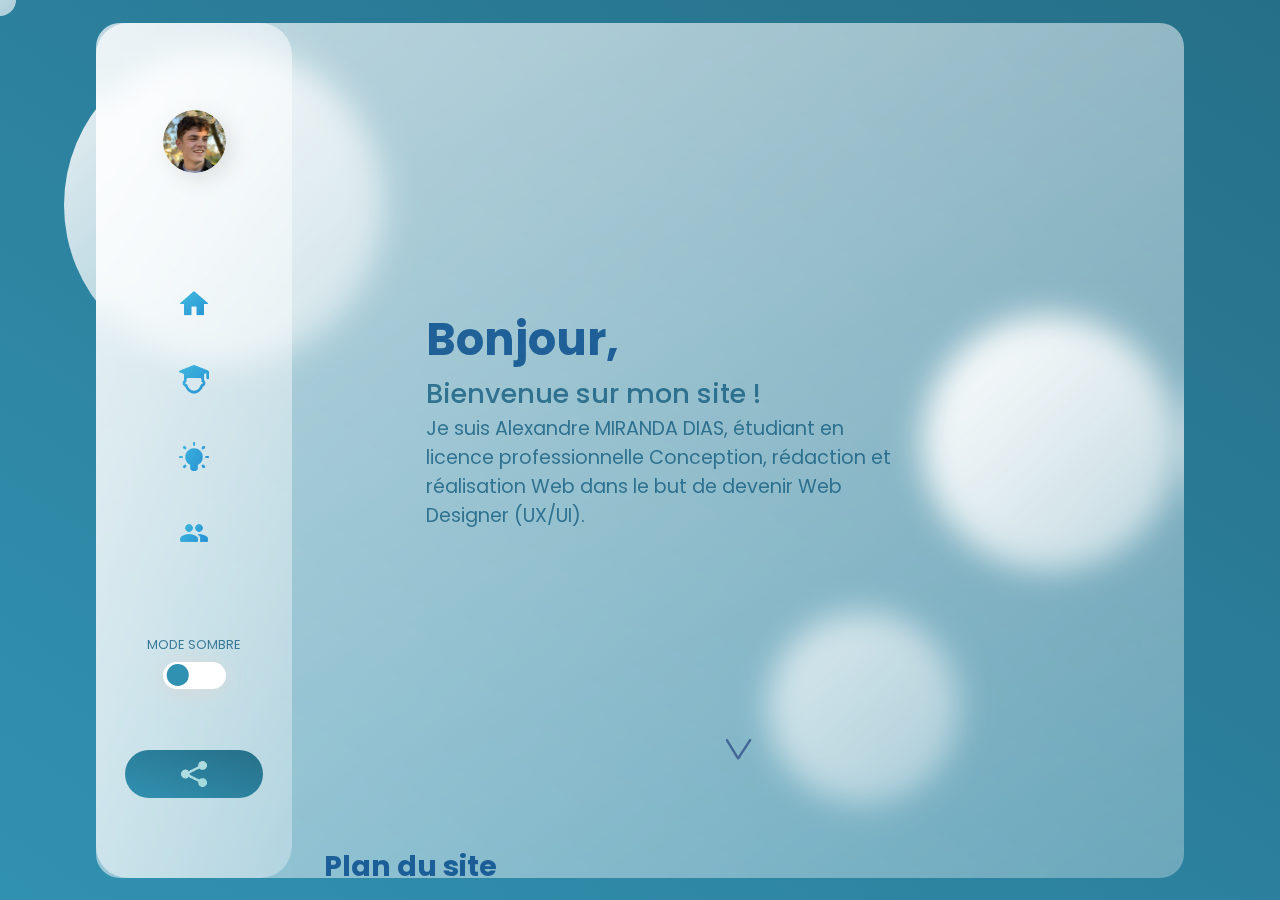
<file: index.html>
<!DOCTYPE html>
<html lang="fr">

<head>
    <meta charset="UTF-8">
    <meta name="viewport" content="width=device-width">
    <title>Accueil - Portfolio d'Alexandre Miranda Dias</title>
    <link rel="shortcut icon" type="image/png" href="./data/icons/icon.png" />
    <link rel="apple-touch-icon" href="./data/icons/icon.png" />
    <link rel="preconnect" href="https://fonts.gstatic.com">
    <link href="https://fonts.googleapis.com/css2?family=Poppins:wght@400;500;600;700&display=swap" rel="stylesheet">
    <link rel="stylesheet" href="css/stylehome.css">
    <meta name="theme-color" content="#266f88">
</head>

<body>
    <div class="loader-wrapper">
        <span class="loader"></span>
    </div>
    <div class="cursor"></div>
    
    <main class="main">
        <div id="msglandscape">
            <p>Merci de tourner votre téléphone en mode portrait.</p>
        </div>
        <section class="glass">
            <div id="menuToggle">
                <input type="checkbox" />
                <span></span>
                <span></span>
                <span></span>
                <ul id="menu">
                    <div class="user">
                        <img src="data/avatarrond.png" alt="avatar" class="avatar">
                        <h3>Alexandre Miranda Dias</h3>
                        <p>Webdesigner en formation universitaire</p>
                    </div>
                    <nav class="links">
                        <a href="index">
                            <div class="link">
                                <img src="data/icons/home.png" alt="homeicon">
                                <h2>Accueil</h2>
                            </div>
                        </a>
                        <a href="course">
                            <div class="link">
                                <img src="data/icons/student.png" alt="courseicon">
                                <h2>Parcours</h2>
                            </div>
                        </a>
                        <a href="projects">
                            <div class="link">
                                <img src="data/icons/ideas.png" alt="projectsicon">
                                <h2>Projets</h2>
                            </div>
                        </a>
                        <a href="contact">
                            <div class="link">
                                <img src="data/icons/contact.png" alt="contacticon">
                                <h2>Contact</h2>
                            </div>
                        </a>


                        <div class="socialicons">
                            <a href="https://twitter.com/alexmirandadias"><img src="data/icons/twitter.png" alt="twitter"></a>
                            <a href="http://www.linkedin.com/in/alexandremd/"><img src="data/icons/linkedin.png" alt="linkedin"></a>
                            <a href="https://www.behance.net/alexandremirandadias"><img src="data/icons/behance.png" alt="behance"></a>
                            <a href="https://github.com/alexandremrnd"><img src="data/icons/github.png" alt="github"></a>
                            <img src="data/icons/smallsocialicon.png" id="smallsocialicon">
                        </div>
                        <div class="darkmodeswitchmobile">
                            <p id="switchtext">MODE SOMBRE</p>
                            <div class="toggle-btn" id="_1st-toggle-btn">
                                <input type="checkbox" name="switchDLmode" id="switchDLbuttonmobile" onclick="switchDLFunctionHome()">
                                <span></span>
                            </div>
                        </div>
                    </nav>

                </ul>

            </div>
            <div class="dashboard">
                <div class="user">
                    <img src="data/avatarrond.png" alt="avatar" class="avatar">
                    <h3>Alexandre Miranda Dias</h3>
                    <p>Webdesigner en formation universitaire</p>
                </div>
                <nav class="links">
                    <a href="index">
                        <div class="link">
                            <img src="data/icons/home.png" alt="homeicon">
                            <h2>Accueil</h2>
                        </div>
                    </a>
                    <a href="course">
                        <div class="link">
                            <img src="data/icons/student.png" alt="courseicon">
                            <h2>Parcours</h2>
                        </div>
                    </a>
                    <a href="projects">
                        <div class="link">
                            <img src="data/icons/ideas.png" alt="projectsicon">
                            <h2>Projets</h2>
                        </div>
                    </a>
                    <a href="contact">
                        <div class="link">
                            <img src="data/icons/contact.png" alt="contacticon">
                            <h2>Contact</h2>
                        </div>
                    </a>
                </nav>
                <p id="switchtext">MODE SOMBRE</p>
                <div class="toggle-btn" id="_1st-toggle-btn">
                    <input type="checkbox" name="switchDLmode" id="switchDLbutton" onclick="switchDLFunctionHome()">
                    <span></span>
                </div>
                <div class="socialicons">
                    <a href="https://twitter.com/alexmirandadias"><img src="data/icons/twitter.png" alt="twitter"></a>
                    <a href="http://www.linkedin.com/in/alexandremd/"><img src="data/icons/linkedin.png" alt="linkedin"></a>
                    <a href="https://www.behance.net/alexandremirandadias"><img src="data/icons/behance.png" alt="behance"></a>
                    <a href="https://github.com/alexandremrnd"><img src="data/icons/github.png" alt="github"></a>
                    <img src="data/icons/smallsocialicon.png" id="smallsocialicon">
                </div>
            </div>
            <div class="informations">
                <div class="part1">
                    <div class="titleblock">
                        <h1>Bonjour,</h1>
                        <h2>Bienvenue sur mon site !</h2>
                        <p>Je suis Alexandre MIRANDA DIAS, étudiant en licence professionnelle Conception, rédaction et réalisation Web dans le but de devenir Web Designer (UX/UI).</p>
                    </div>
                    <img src="data/icons/arrow-right-blue.png" alt="" class="arrow">
                    
                </div>
                <div class="part2">
                    <div class="titleblock">
                        <h1>Plan du site</h1>
                        <p>Ce site se découpe principalement en trois parties :</p>
                    </div>
                    <div class="groupofblocks1">
                        <div class="block1">
                            <img src="data/icons/home.png" alt="homeicon">
                            <h1>Accueil</h1>
                            <p>Vous êtes actuellement sur cette page où vous trouverez, à la suite de la présentation de ce site, une présentation de son créateur.</p>
                            <a href="#" class="button">En savoir plus</a>
                        </div>
                        <div class="block2">
                            <img src="data/icons/student.png" alt="courseicon">
                            <h1>Parcours</h1>
                            <p>Vous trouverez un récapitulatif de mon cursus scolaire et universitaire jusqu'à maintenant, accompagné de mon CV téléchargeable.</p>
                            <a href="./course" class="button">En savoir plus</a>
                        </div>
                        <div class="block3">
                            <img src="data/icons/ideas.png" alt="projectsicon">
                            <h1>Projets</h1>
                            <p>Cette rubrique recense tous les projets que j'ai pu créer au cours de mes années universitaires, mais également mes projets personnels.</p>
                            <a href="./projects" class="button">En savoir plus</a>
                        </div>
                    </div>
                </div>
                <div class="part3">
                    <div class="titleblock">
                        <h1>À propos</h1>
                        <p>Découvrez qui se cache derrière ce site</p>
                    </div>
                    <div class="groupofblocks1">
                        <img src="data/avatar2.png" alt="imgaboutme">
                        <p> Comme vous l'avez vu précédemment, je m'appelle Alexandre. En explorant l'informatique grâce à mon <a href="./course">cursus</a> scolaire et universitaire, j'ai pu découvrir le monde du web en réalisant notamment divers <a href="./projects">projets</a>                            universitaires et personnels. Ces deux passions sont la conséquence de mes traits de personnalité : je suis plutôt créatif dans la vie de tous les jours, ce qui m'aide dans l'exploration de nouveautés dans le domaine du design.
                            C'est le cas avec ce site, où j'ai souhaité m'inspirer d'une fenêtre d'application pour en faire un site web fonctionnel et animé.
                        </p>
                    </div>
                </div>
                <div class="part4">
                    <img src="./data/icons/contact.png">
                    <div class="textblock1">
                        <h1>Une question ?</h1>
                        <p>Rendez-vous dans la rubrique <a href="./contact">Contact</a></p>
                    </div>
                </div>
            </div>
        </section>
    </main>
    <!--Mobile menu-->

    <!--Background circles-->
    <div class="circle1"></div>
    <div class="circle2"></div>
    <div class="circle3"></div>
    <script src='./js/script.js'></script>
    <script src='./js/home.js'></script>

</body>

</html>
</file>
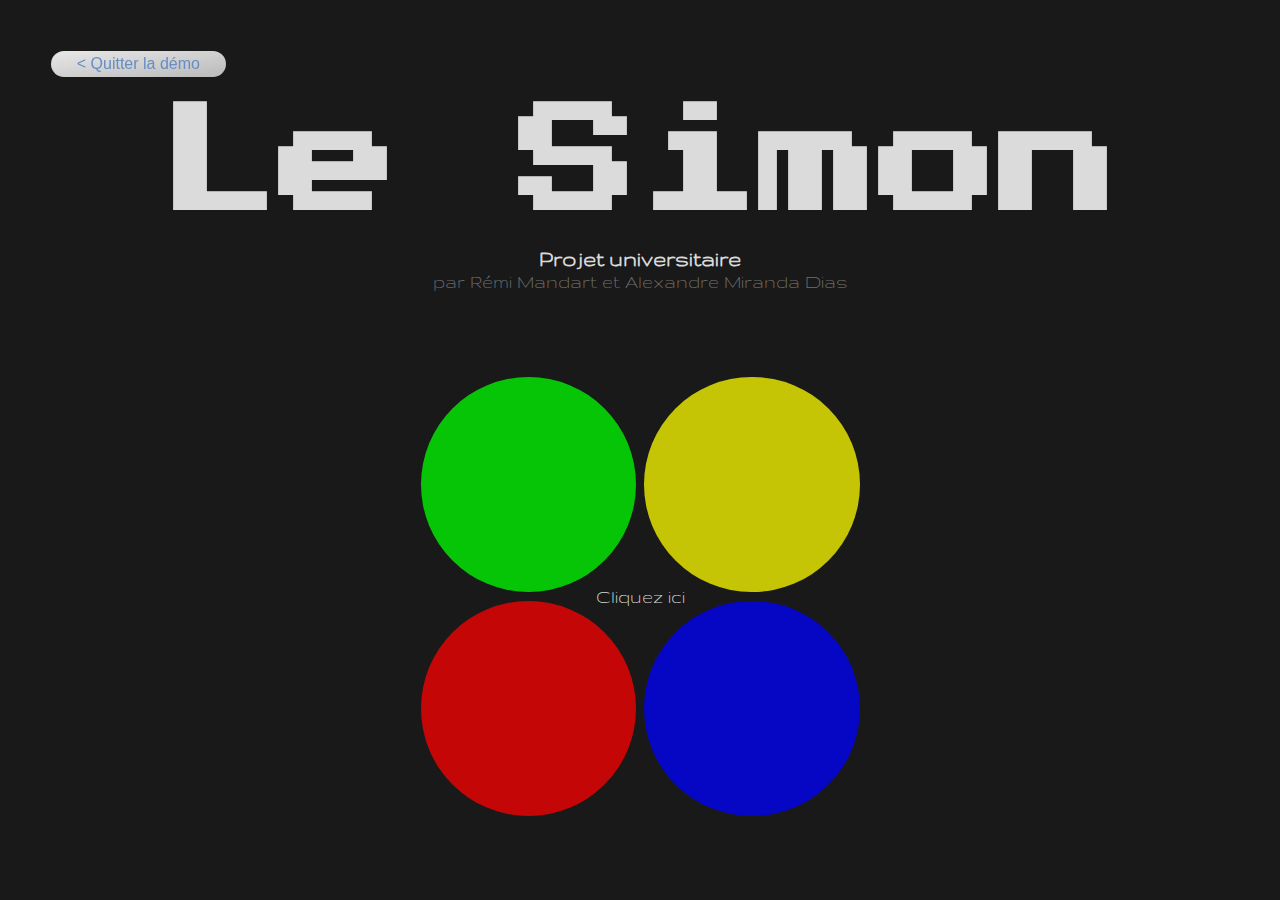
<file: projects-list/jeu-simon-js-demo/index.html>
<!DOCTYPE html>
<html lang="en">
<head>
    <meta charset="UTF-8">
    <meta name="viewport" content="width=device-width, initial-scale=1.0">
    <meta http-equiv="X-UA-Compatible" content="ie=edge">
    <link href="style.css" rel="stylesheet">
    <link rel="preconnect" href="https://fonts.gstatic.com">
    <link href="https://fonts.googleapis.com/css2?family=Gruppo&family=Press+Start+2P&display=swap" rel="stylesheet">

    <title>Le Simon</title>
</head>
<body>
    <header>
        <a href="../../projects-list/jeu-simon-js" class="gobackbutton">
            < Quitter la démo</a>
        <h1>Le Simon</h1>
        <h3>Projet universitaire</h3>
        <p>par Rémi Mandart et Alexandre Miranda Dias</p>
    </header>

    <div class="back">
        <div class="pad shape1" data-pad="1">
            <audio preload="auto" class="sound1">
                <source src="./mp3/sounds_01.mp3" type="audio/mpeg">
            </audio>
        </div>
        <div class="pad shape2" data-pad="2">
            <audio preload="auto" class="sound2">
                <source src="./mp3/sounds_02.mp3" type="audio/mpeg">
            </audio>
        </div>
        <div class="pad shape3" data-pad="3">
            <audio preload="auto" class="sound3">
                <source src="./mp3/sounds_03.mp3" type="audio/mpeg">
            </audio>
        </div>
        <div class="pad shape4" data-pad="4">
            <audio preload="auto" class="sound4">
                <source src="./mp3/sounds_04.mp3" type="audio/mpeg">
            </audio>
        </div>
        <div class="circle">
            <div class="level">Level</div>
        </div>
    </div>

    <audio preload="auto" class="failsound">
        <source src="./mp3/failsound.mp3" type="audio/mpeg">
    </audio>

    <script src="https://code.jquery.com/jquery-3.6.0.js"></script>
    <script src="script.js"></script>
</body>
</html>
</file>
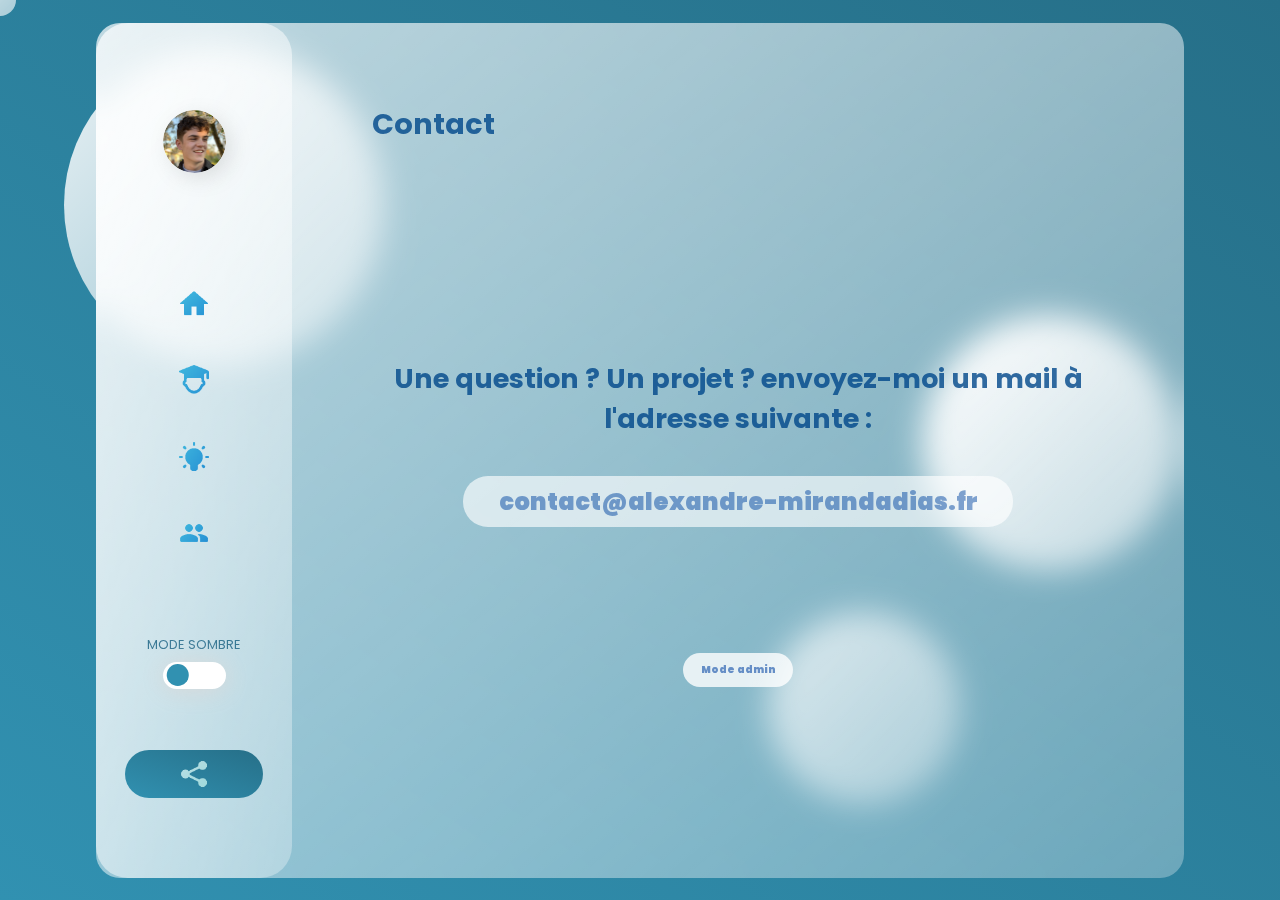
<file: contact.html>
<!DOCTYPE html>
<html lang="fr">

<head>
    <meta charset="UTF-8">
    <meta name="viewport" content="width=device-width">
    <title>Contact - Portfolio d'Alexandre Miranda Dias</title>
    <link rel="shortcut icon" type="image/png" href="./data/icons/icon.png" />
    <link rel="apple-touch-icon" href="./data/icons/icon.png" />
    <link rel="preconnect" href="https://fonts.gstatic.com">
    <link href="https://fonts.googleapis.com/css2?family=Poppins:wght@400;500;600;700&display=swap" rel="stylesheet">
    <link rel="stylesheet" href="css/stylecontact.css">
</head>

<body>
    <div class="loader-wrapper">
        <span class="loader"></span>
    </div>
    <div class="cursor"></div>
    <main class="main">

        <section class="glass">
            <div id="menuToggle">
                <input type="checkbox" />
                <span></span>
                <span></span>
                <span></span>
                <ul id="menu">
                    <div class="user">
                        <img src="data/avatarrond.png" alt="avatar" class="avatar">
                        <h3>Alexandre Miranda Dias</h3>
                        <p>Webdesigner en formation universitaire</p>
                    </div>
                    <nav class="links">
                        <a href="index">
                            <div class="link">
                                <img src="data/icons/home.png" alt="homeicon">
                                <h2>Accueil</h2>
                            </div>
                        </a>
                        <a href="course">
                            <div class="link">
                                <img src="data/icons/student.png" alt="courseicon">
                                <h2>Parcours</h2>
                            </div>
                        </a>
                        <a href="projects">
                            <div class="link">
                                <img src="data/icons/ideas.png" alt="projectsicon">
                                <h2>Projets</h2>
                            </div>
                        </a>
                        <a href="contact">
                            <div class="link">
                                <img src="data/icons/contact.png" alt="contacticon">
                                <h2>Contact</h2>
                            </div>
                        </a>
                        <div class="socialicons">
                            <a href="https://twitter.com/alexmirandadias"><img src="data/icons/twitter.png" alt="twitter"></a>
                            <a href="http://www.linkedin.com/in/alexandremd/"><img src="data/icons/linkedin.png" alt="linkedin"></a>
                            <a href="https://www.behance.net/alexandremirandadias"><img src="data/icons/behance.png" alt="behance"></a>
                            <a href="https://github.com/alexandremrnd"><img src="data/icons/github.png" alt="github"></a>
                            <img src="data/icons/smallsocialicon.png" id="smallsocialicon">
                        </div>
                        <div class="darkmodeswitchmobile">
                            <p id="switchtext">MODE SOMBRE</p>
                            <div class="toggle-btn" id="_1st-toggle-btn">
                                <input type="checkbox" name="switchDLmode" id="switchDLbuttonmobile" onclick="switchDLFunction()">
                                <span></span>
                            </div>
                        </div>
                    </nav>
                </ul>
            </div>
            <div class="dashboard">
                <div class="user">
                    <img src="data/avatarrond.png" alt="avatar" class="avatar">
                    <h3>Alexandre Miranda Dias</h3>
                    <p>Web designer en formation universitaire</p>
                </div>
                <div class="links">
                    <a href="index">
                        <div class="link">
                            <img src="data/icons/home.png" alt="homeicon">
                            <h2>Accueil</h2>
                        </div>
                    </a>
                    <a href="course">
                        <div class="link">
                            <img src="data/icons/student.png" alt="courseicon">
                            <h2>Parcours</h2>
                        </div>
                    </a>
                    <a href="projects">
                        <div class="link">
                            <img src="data/icons/ideas.png" alt="projectsicon">
                            <h2>Projets</h2>
                        </div>
                    </a>
                    <a href="contact">
                        <div class="link">
                            <img src="data/icons/contact.png" alt="contacticon">
                            <h2>Contact</h2>
                        </div>
                    </a>
                </div>
                <p id="switchtext">MODE SOMBRE</p>
                <div class="toggle-btn" id="_1st-toggle-btn">
                    <input type="checkbox" name="switchDLmode" id="switchDLbutton" onclick="switchDLFunction()">
                    <span></span>
                </div>
                <div class="socialicons">
                    <a href="https://twitter.com/alexmirandadias"><img src="data/icons/twitter.png" alt="twitter"></a>
                    <a href="http://www.linkedin.com/in/alexandremd/"><img src="data/icons/linkedin.png" alt="linkedin"></a>
                    <a href="https://www.behance.net/alexandremirandadias"><img src="data/icons/behance.png" alt="behance"></a>
                    <a href="https://github.com/alexandremrnd"><img src="data/icons/github.png" alt="github"></a>
                    <img src="data/icons/smallsocialicon.png" id="smallsocialicon">
                </div>
            </div>
            <!-- Partie à modifier -->
            <div class="informations">
                <div class="titleblock">
                    <h1>Contact</h1>
                </div>
                <div class="contactme">
                    <h1>Une question ? Un projet ? envoyez-moi un mail à l'adresse suivante :</h1>
                    <h2><a href="mailto:contact@alexandre-mirandadias.fr?subject=Contact depuis le site&body=Votre message :" class="mailbutton">contact@alexandre-mirandadias.fr</a></h2>
                </div>
                <div class="adminzone">
                    <a href="admin" class="adminbutton">Mode admin</a>
                </div>

            </div>
        </section>
    </main>
    <div class="circle1"></div>
    <div class="circle2"></div>
    <div class="circle3"></div>
    <script src='./js/contact.js'></script>
    <script src='./js/script.js'></script>
</body>

</html>
</file>
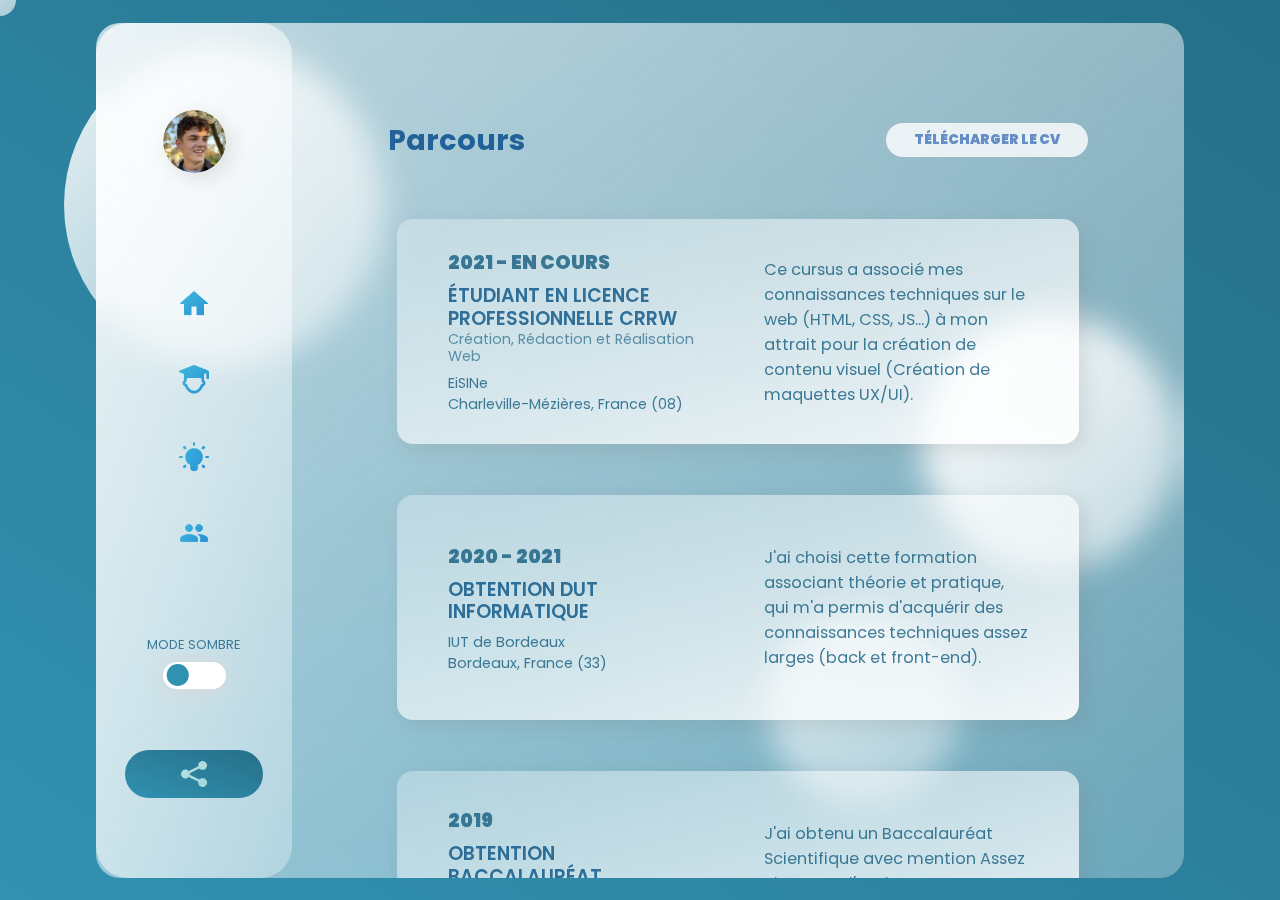
<file: course.html>
<!DOCTYPE html>
<html lang="fr">

<head>
    <meta charset="UTF-8">
    <meta name="viewport" content="width=device-width">
    <title>Parcours - Portfolio d'Alexandre Miranda Dias</title>
    <link rel="shortcut icon" type="image/png" href="./data/icons/icon.png" />
    <link rel="apple-touch-icon" href="./data/icons/icon.png" />
    <link rel="preconnect" href="https://fonts.gstatic.com">
    <link href="https://fonts.googleapis.com/css2?family=Poppins:wght@400;500;600;700&display=swap" rel="stylesheet">
    <link rel="stylesheet" href="css/stylecourse.css">
</head>

<body>
    <div class="loader-wrapper">
        <span class="loader"></span>
    </div>
    <div class="cursor"></div>
    <main class="main">
        <section class="glass">
            <div id="menuToggle">
                <input type="checkbox" />
                <span></span>
                <span></span>
                <span></span>
                <ul id="menu">
                    <div class="user">
                        <img src="data/avatarrond.png" alt="avatar" class="avatar">
                        <h3>Alexandre Miranda Dias</h3>
                        <p>Webdesigner en formation universitaire</p>
                    </div>
                    <nav class="links">
                        <a href="index">
                            <div class="link">
                                <img src="data/icons/home.png" alt="homeicon">
                                <h2>Accueil</h2>
                            </div>
                        </a>
                        <a href="course">
                            <div class="link">
                                <img src="data/icons/student.png" alt="courseicon">
                                <h2>Parcours</h2>
                            </div>
                        </a>
                        <a href="projects">
                            <div class="link">
                                <img src="data/icons/ideas.png" alt="projectsicon">
                                <h2>Projets</h2>
                            </div>
                        </a>
                        <a href="contact">
                            <div class="link">
                                <img src="data/icons/contact.png" alt="contacticon">
                                <h2>Contact</h2>
                            </div>
                        </a>
                        <div class="socialicons">
                            <a href="https://twitter.com/alexmirandadias"><img src="data/icons/twitter.png" alt="twitter"></a>
                            <a href="http://www.linkedin.com/in/alexandremd/"><img src="data/icons/linkedin.png" alt="linkedin"></a>
                            <a href="https://www.behance.net/alexandremirandadias"><img src="data/icons/behance.png" alt="behance"></a>
                            <a href="https://github.com/alexandremrnd"><img src="data/icons/github.png" alt="github"></a>
                            <img src="data/icons/smallsocialicon.png" id="smallsocialicon">
                        </div>
                        <div class="darkmodeswitchmobile">
                            <p id="switchtext">MODE SOMBRE</p>
                            <div class="toggle-btn" id="_1st-toggle-btn">
                                <input type="checkbox" name="switchDLmode" id="switchDLbuttonmobile" onclick="switchDLFunctionCourse()">
                                <span></span>
                            </div>
                        </div>
                    </nav>
                </ul>
            </div>
            <div class="dashboard">
                <div class="user">
                    <img src="data/avatarrond.png" alt="avatar" class="avatar">
                    <h3>Alexandre Miranda Dias</h3>
                    <p>Web designer en formation universitaire</p>
                </div>
                <div class="links">
                    <a href="index">
                        <div class="link">
                            <img src="data/icons/home.png" alt="homeicon">
                            <h2>Accueil</h2>
                        </div>
                    </a>
                    <a href="course">
                        <div class="link">
                            <img src="data/icons/student.png" alt="courseicon">
                            <h2>Parcours</h2>
                        </div>
                    </a>
                    <a href="projects">
                        <div class="link">
                            <img src="data/icons/ideas.png" alt="projectsicon">
                            <h2>Projets</h2>
                        </div>
                    </a>
                    <a href="contact">
                        <div class="link">
                            <img src="data/icons/contact.png" alt="contacticon">
                            <h2>Contact</h2>
                        </div>
                    </a>
                </div>
                <p id="switchtext">MODE SOMBRE</p>
                <div class="toggle-btn" id="_1st-toggle-btn">
                    <input type="checkbox" name="switchDLmode" id="switchDLbutton" onclick="switchDLFunctionCourse()">
                    <span></span>
                </div>
                <div class="socialicons">
                    <a href="https://twitter.com/alexmirandadias"><img src="data/icons/twitter.png" alt="twitter"></a>
                    <a href="http://www.linkedin.com/in/alexandremd/"><img src="data/icons/linkedin.png" alt="linkedin"></a>
                    <a href="https://www.behance.net/alexandremirandadias"><img src="data/icons/behance.png" alt="behance"></a>
                    <a href="https://github.com/alexandremrnd"><img src="data/icons/github.png" alt="github"></a>
                    <img src="data/icons/smallsocialicon.png" id="smallsocialicon">
                </div>
            </div>
            <!-- Partie à modifier -->
            <div class="informations">
                <div class="part1">
                    <div class="titleblock">
                        <h1>Parcours</h1>
                        <a href="/data/cv.pdf" download="CV-MIRANDADIAS" class="cvbutton">TÉLÉCHARGER LE CV</a>
                    </div>
                    <div class="cards">
                        <div class="card">
                            <div class="card-left">
                                <h2>2021 - EN COURS</h2>
                                <h3>ÉTUDIANT EN LICENCE PROFESSIONNELLE CRRW
                                    <p>Création, Rédaction et Réalisation Web</p>
                                </h3>
                                <p>EiSINe</p>
                                <p>Charleville-Mézières, France (08)</p>
                            </div>
                            <div class="card-right">
                                <p>Ce cursus a associé mes connaissances techniques sur le web (HTML, CSS, JS...) à mon attrait pour la création de contenu visuel (Création de maquettes UX/UI).</p>
                            </div>
                        </div>
                        <div class="card">
                            <div class="card-left">
                                <h2>2020 - 2021</h2>
                                <h3>OBTENTION DUT INFORMATIQUE</h3>
                                <p>IUT de Bordeaux</p>
                                <p>Bordeaux, France (33)</p>
                            </div>
                            <div class="card-right">
                                <p>J'ai choisi cette formation associant théorie et pratique, qui m'a permis d'acquérir des connaissances techniques assez larges (back et front-end).</p>
                            </div>
                        </div>
                        <div class="card">
                            <div class="card-left">
                                <h2>2019</h2>
                                <h3>OBTENTION BACCALAURÉAT SCIENTIFIQUE</h3>
                                <p>Lycée Vaclav Havel</p>
                                <p>Bègles, France (33)</p>
                            </div>
                            <div class="card-right">
                                <p>J'ai obtenu un Baccalauréat Scientifique avec mention Assez Bien, avec l'option ISN (informatique et sciences du numérique). </p>
                            </div>
                        </div>
                    </div>
                </div>
                <div class="part2">
                    <div class="titleblock">
                        <h1>Stack technique</h1>
                    </div>
                    <img src="./data/skills.png" alt="skills" id="skillslandscape">
                    <img src="./data/skills_portrait.png" alt="skills" id="skillsportrait">
                </div>
                <div class="part3">
                    <div class="titleblock">
                        <h1>Expériences professionnelles</h1>
                    </div>
                    <div class="cards">
                        <div class="card">
                            <div class="card-left">
                                <h2>2021</h2>
                                <h3>STAGE - CRÉATION D'UN SITE WEB</h3>
                                <p>J3Conseil</p>
                                <p>Gradignan, France (33)</p>
                            </div>
                            <div class="card-right">
                                <p>Durant ce stage, j'ai pu créer 3 sites web, du contenu print et digital mais également gérer la partie réseau (noms de domaines, redirections,...).</p>
                            </div>
                        </div>
                        <div class="card">
                            <div class="card-left">
                                <h2>2018 - 2020</h2>
                                <h3>HÔTE DE CAISSE ET PRÉPARATEUR DE COMMANDES</h3>
                                <p>Super U</p>
                                <p>Lacanau, France (33)</p>
                            </div>
                            <div class="card-right">
                                <p>Au sein d'un supermarché, j'ai pu accueillir et encaisser les clients. J'ai également préparé les commandes du service "drive". </p>
                            </div>
                        </div>
                        <div class="card">
                            <div class="card-left">
                                <h2>2016 - 2019</h2>
                                <h3>COURS D'INFORMATIQUE DE BASE</h3>
                                <p>Particuliers</p>
                                <p>Bordeaux, France (33)</p>
                            </div>
                            <div class="card-right">
                                <p>Cours sur les bases d'un ordinateur, les actions courantes (gestion de fichiers, de stockage,...) à des personnes âgées. Cours de montage vidéo également. </p>
                            </div>
                        </div>
                        <div class="card">
                            <div class="card-left">
                                <h2>2015</h2>
                                <h3>STAGE DÉCOUVERTE DU MILEU PROFESSIONNEL</h3>
                                <p>AssistMicro</p>
                                <p>Bordeaux, France (33)</p>
                            </div>
                            <div class="card-right">
                                <p>Au sein d'une entreprise d'assistance et de dépannage informatique, j'ai pu démonter les pièces d'un ordinateur portable, et les changer si nécessaire.
                                </p>
                            </div>
                        </div>
                    </div>
                </div>
            </div>
        </section>
    </main>
    <div class="circle1"></div>
    <div class="circle2"></div>
    <div class="circle3"></div>
    <script src='./js/script.js'></script>
    <script src='./js/course.js'></script>
</body>

</html>
</file>
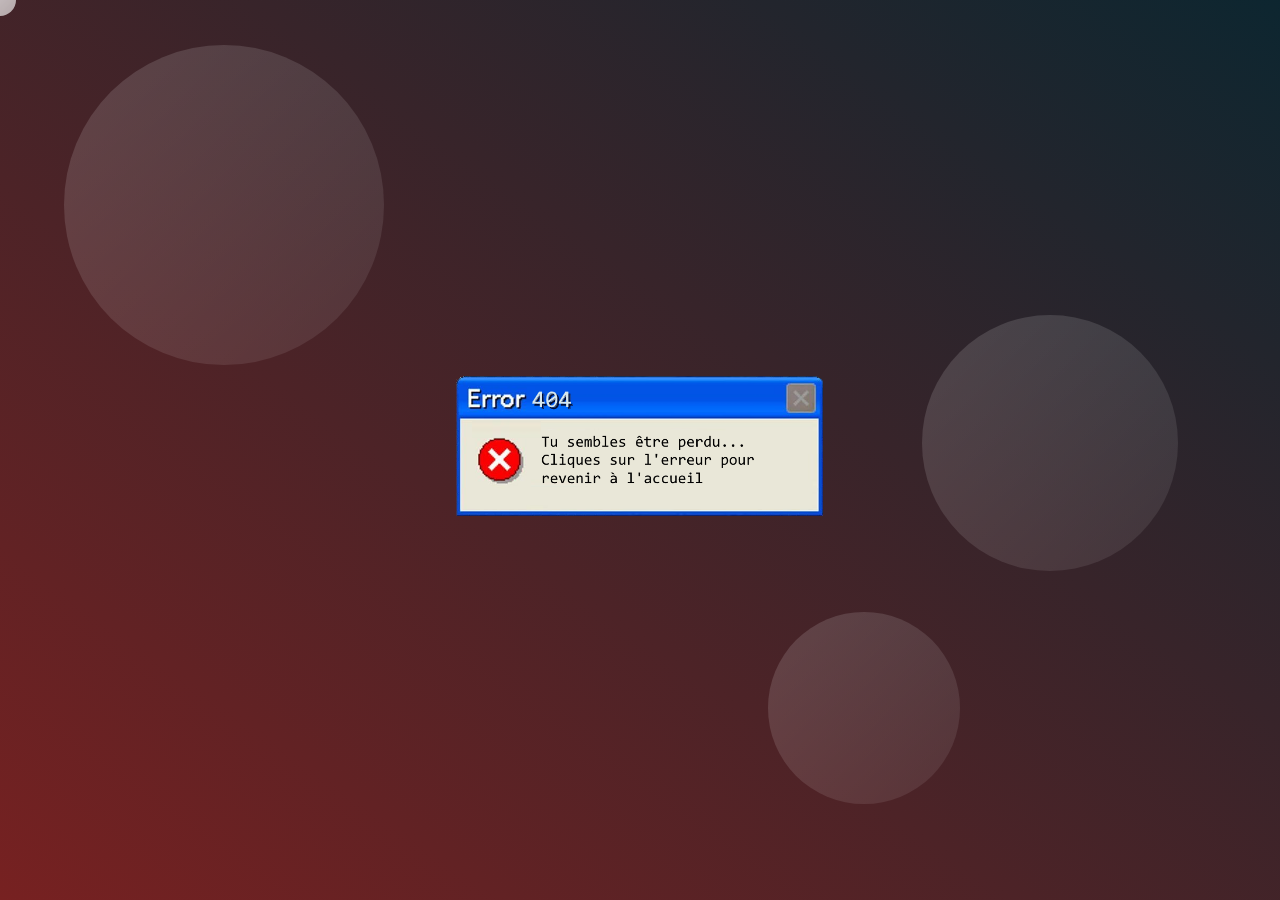
<file: error404.html>
<!DOCTYPE html>
<html lang="fr">

<head>
    <meta charset="UTF-8">
    <meta name="viewport" content="width=device-width">
    <title>Contact - Portfolio d'Alexandre Miranda Dias</title>
    <link rel="shortcut icon" type="image/png" href="./data/icons/icon.png" />
    <link rel="apple-touch-icon" href="./data/icons/icon.png" />
    <link rel="preconnect" href="https://fonts.gstatic.com">
    <link href="https://fonts.googleapis.com/css2?family=Poppins:wght@400;500;600;700&display=swap" rel="stylesheet">
    <link rel="stylesheet" href="css/styleerror.css">
</head>

<body>
    <div class="loader-wrapper">
        <span class="loader"></span>
    </div>
    <div class="cursor"></div>
    <main>
        <a href="/"><img src="/data/error404.png" alt=""></a>
    </main>
    <div class="circle1"></div>
    <div class="circle2"></div>
    <div class="circle3"></div>
    <script src='./js/script.js'></script>
</body>

</html>
</file>
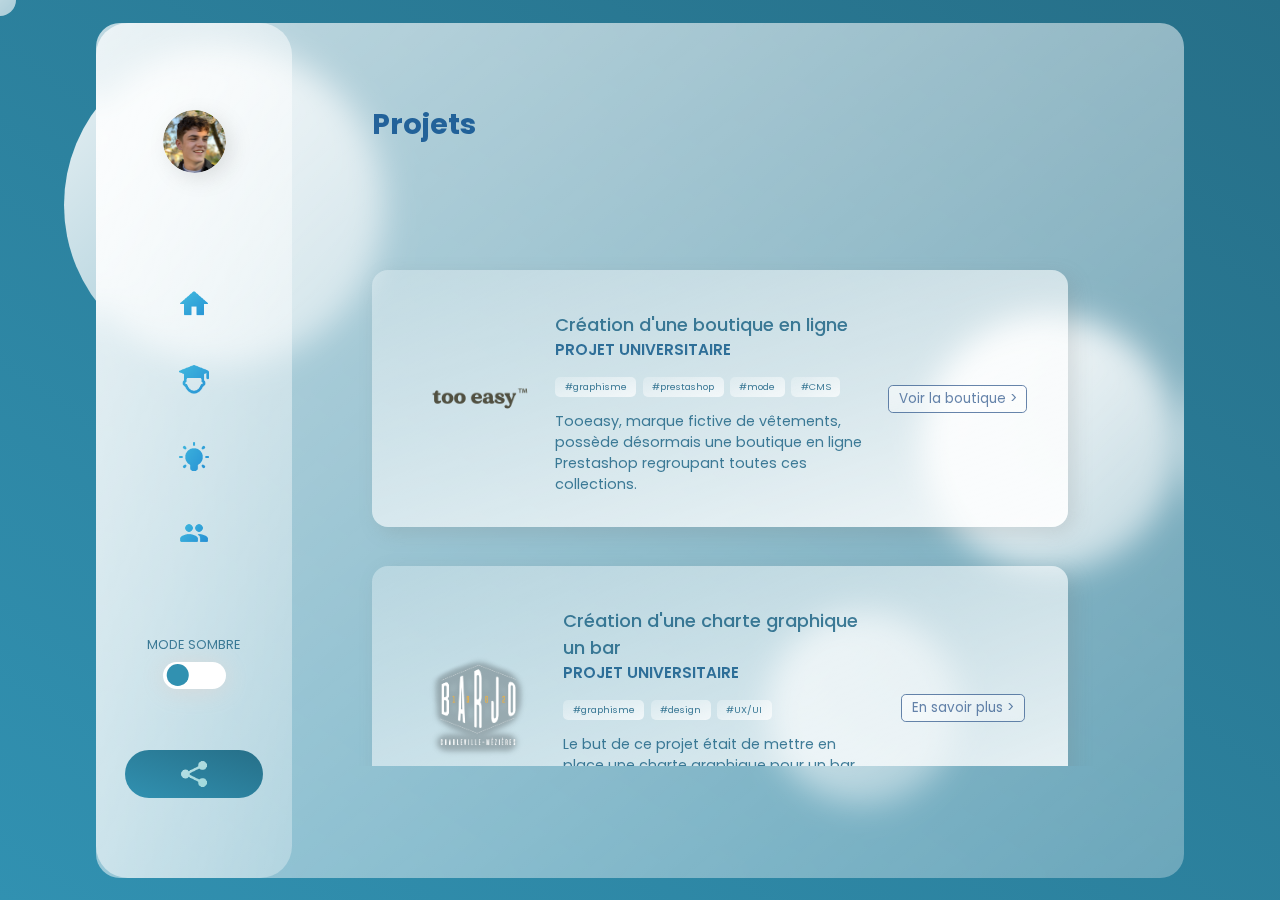
<file: projects.html>
<!DOCTYPE html>
<html lang="fr">

<head>
    <meta charset="UTF-8">
    <meta name="viewport" content="width=device-width">
    <title>Projets - Portfolio d'Alexandre Miranda Dias</title>
    <link rel="shortcut icon" type="image/png" href="./data/icons/icon.png" />
    <link rel="apple-touch-icon" href="./data/icons/icon.png" />
    <link rel="preconnect" href="https://fonts.gstatic.com">
    <link href="https://fonts.googleapis.com/css2?family=Poppins:wght@400;500;600;700&display=swap" rel="stylesheet">
    <link rel="stylesheet" href="css/styleprojects.css">
</head>

<body>
    <div class="loader-wrapper">
        <span class="loader"></span>
    </div>
    <div class="cursor"></div>
    <main class="main">
        <section class="glass">
            <div id="menuToggle">
                <input type="checkbox" />
                <span></span>
                <span></span>
                <span></span>
                <ul id="menu">
                    <div class="user">
                        <img src="data/avatarrond.png" alt="avatar" class="avatar">
                        <h3>Alexandre Miranda Dias</h3>
                        <p>Webdesigner en formation universitaire</p>
                    </div>
                    <nav class="links">
                        <a href="index">
                            <div class="link">
                                <img src="data/icons/home.png" alt="homeicon">
                                <h2>Accueil</h2>
                            </div>
                        </a>
                        <a href="course">
                            <div class="link">
                                <img src="data/icons/student.png" alt="courseicon">
                                <h2>Parcours</h2>
                            </div>
                        </a>
                        <a href="projects">
                            <div class="link">
                                <img src="data/icons/ideas.png" alt="projectsicon">
                                <h2>Projets</h2>
                            </div>
                        </a>
                        <a href="contact">
                            <div class="link">
                                <img src="data/icons/contact.png" alt="contacticon">
                                <h2>Contact</h2>
                            </div>
                        </a>
                        <div class="socialicons">
                            <a href="https://twitter.com/alexmirandadias"><img src="data/icons/twitter.png" alt="twitter"></a>
                            <a href="http://www.linkedin.com/in/alexandremd/"><img src="data/icons/linkedin.png" alt="linkedin"></a>
                            <a href="https://www.behance.net/alexandremirandadias"><img src="data/icons/behance.png" alt="behance"></a>
                            <a href="https://github.com/alexandremrnd"><img src="data/icons/github.png" alt="github"></a>
                            <img src="data/icons/smallsocialicon.png" id="smallsocialicon">
                        </div>
                        <div class="darkmodeswitchmobile">
                            <p id="switchtext">MODE SOMBRE</p>
                            <div class="toggle-btn" id="_1st-toggle-btn">
                                <input type="checkbox" name="switchDLmode" id="switchDLbuttonmobile" onclick="switchDLFunctionProjects()">
                                <span></span>
                            </div>
                        </div>
                    </nav>
                </ul>
            </div>
            <div class="dashboard">
                <div class="user">
                    <img src="data/avatarrond.png" alt="avatar" class="avatar">
                    <h3>Alexandre Miranda Dias</h3>
                    <p>Web designer en formation universitaire</p>
                </div>
                <div class="links">
                    <a href="index">
                        <div class="link">
                            <img src="data/icons/home.png" alt="homeicon">
                            <h2>Accueil</h2>
                        </div>
                    </a>
                    <a href="course">
                        <div class="link">
                            <img src="data/icons/student.png" alt="courseicon">
                            <h2>Parcours</h2>
                        </div>
                    </a>
                    <a href="projects">
                        <div class="link">
                            <img src="data/icons/ideas.png" alt="projectsicon">
                            <h2>Projets</h2>
                        </div>
                    </a>
                    <a href="contact">
                        <div class="link">
                            <img src="data/icons/contact.png" alt="contacticon">
                            <h2>Contact</h2>
                        </div>
                    </a>
                </div>
                <p id="switchtext">MODE SOMBRE</p>
                <div class="toggle-btn" id="_1st-toggle-btn">
                    <input type="checkbox" name="switchDLmode" id="switchDLbutton" onclick="switchDLFunctionProjects()">
                    <span></span>
                </div>
                <div class="socialicons">
                    <a href="https://twitter.com/alexmirandadias"><img src="data/icons/twitter.png" alt="twitter"></a>
                    <a href="http://www.linkedin.com/in/alexandremd/"><img src="data/icons/linkedin.png" alt="linkedin"></a>
                    <a href="https://www.behance.net/alexandremirandadias"><img src="data/icons/behance.png" alt="behance"></a>
                    <a href="https://github.com/alexandremrnd"><img src="data/icons/github.png" alt="github"></a>
                    <img src="data/icons/smallsocialicon.png" id="smallsocialicon">
                </div>
            </div>
            <!-- Partie à modifier -->
            <div class="informations">
                <div class="titleblock">
                    <h1>Projets</h1>
                </div>
                <div class="cards">
                    <div class="card">
                        <img src="data/imgprojects/logos/tooeasylogo.png">
                        <div class="card-info">
                            <h2 class="title">Création d'une boutique en ligne</h2>
                            <h3 class="subtitle">PROJET UNIVERSITAIRE</h3>
                            <div class="tags">
                                <p class="tag">#graphisme</p>
                                <p class="tag">#prestashop</p>
                                <p class="tag">#mode</p>
                                <p class="tag">#CMS</p>
                            </div>
                            
                            <p>Tooeasy, marque fictive de vêtements, possède désormais une boutique en ligne Prestashop regroupant toutes ces collections.
                            </p>
                        </div>
                        <div class="blocbutton">
                            <a href="https://alexandremirandadias.fr/store" class="button">Voir la boutique ></a>
                        </div>
                    </div>
                    <div class="card">
                        <img src="data/imgprojects/logos/logobarjo.png">
                        <div class="card-info">
                            <h2 class="title">Création d'une charte graphique un bar</h2>
                            <h3 class="subtitle">PROJET UNIVERSITAIRE</h3>
                            <div class="tags">
                                <p class="tag">#graphisme</p>
                                <p class="tag">#design</p>
                                <p class="tag">#UX/UI</p>
                            </div>
                            
                            <p>Le but de ce projet était de mettre en place une charte graphique pour un bar, allant du carton d'invitation jusqu'à la vidéo promotionnelle.
                            </p>
                        </div>
                        <div class="blocbutton">
                            <a href="https://www.behance.net/gallery/130128203/Barjo-Bar-Projet-universitaire" class="button">En savoir plus ></a>
                        </div>
                    </div>
                    <div class="card">
                        <img src="data/imgprojects/logos/logobordeauxviolet.png">
                        <div class="card-info">
                            <h2 class="title">Création de visuels et diffusion en direct de l'édition 2020 de la Nuit de l'Info</h2>
                            <h3 class="subtitle">PROJET PERSONNEL</h3>
                            <div class="tags">
                                <p class="tag">#graphisme</p>
                                <p class="tag">#overlay</p>
                                <p class="tag">#live</p>
                                <p class="tag">#event</p>
                            </div>
                            <p>En coopération avec l'Université de Bordeaux, l'association des étudiants de l'IUT Informatique de Bordeaux 2020, dont je faisais partie, a co-organisé l'édition 2020 de la Nuit de l'Info de Bordeaux.</p>
                        </div>
                        <div class="blocbutton">
                            <a href="./projects-list/diffusion-nuit-de-linfo" class="button">En savoir plus ></a>
                        </div>
                    </div>
                    <div class="card">
                        <img src="data/imgprojects/logos/algora.png">
                        <div class="card-info">
                            <h2 class="title">Mise en place du site Wordpress des écoles Algora Gradignan et Biscarrosse</h2>
                            <h3 class="subtitle">STAGE J3CONSEIL</h3>
                            <div class="tags">
                                <p class="tag">#graphisme</p>
                                <p class="tag">#dev</p>
                                <p class="tag">#wordpress</p>
                                <p class="tag">#CMS</p>
                            </div>
                            <p>Mise en place de contenu sur deux sites Wordpress d'écoles de robotique.</p>
                        </div>
                        <div class="blocbutton">
                            <a href="./projects-list/site-algora-wordpress" class="button">En savoir plus ></a>
                        </div>
                    </div>
                    <div class="card">
                        <img src="data/imgprojects/logos/logoproject1.png" alt="projet1">
                        <div class="card-info">
                            <h2 class="title">Refonte du site j3conseil.com et de sa plateforme Moodle</h2>
                            <h3 class="subtitle">STAGE J3CONSEIL</h3>
                            <div class="tags">
                                <p class="tag">#graphisme</p>
                                <p class="tag">#design</p>
                                <p class="tag">#dev</p>
                            </div>
                            <p>Dans le cadre de mon stage de fin de DUT, au sein de l'entreprise J3Conseil, j'ai pu effectuer une refonte totale du site, en ajoutant notamment une version responsive.</p>
                        </div>
                        <div class="blocbutton">
                            <a href="./projects-list/refonte-site-j3conseil" class="button">En savoir plus ></a>
                        </div>
                    </div>
                    <div class="card">
                        <img src="data/imgprojects/logos/logoproject7.png" alt="projet7">
                        <div class="card-info">
                            <h2 class="title">Vidéo de communication sur l'entretien en entreprise</h2>
                            <h3 class="subtitle">PROJET UNIVERSITAIRE</h3>
                            <div class="tags">
                                <p class="tag">#montage</p>
                            </div>
                            <p>L'entretien n'est pas un exercice facile. Il est donc primordial de cacher toutes ces appréhensions et son stress, en montrant son côté "charismatique". Voici quelques conseils.
                            </p>
                        </div>
                        <div class="blocbutton">
                            <a href="./projects-list/video-communication-entretien" class="button">En savoir plus ></a>
                        </div>
                    </div>
                    <div class="card">
                        <img src="data/imgprojects/logos/logoproject2.png" alt="projet2" id="logoproject2">
                        <div class="card-info">
                            <h2 class="title">Jeu "Taquin" sur Android</h2>
                            <h3 class="subtitle">PROJET UNIVERSITAIRE</h3>
                            <div class="tags">
                                <p class="tag">#dev</p>
                                <p class="tag">#android</p>
                                <p class="tag">#game</p>
                            </div>
                            <p>Pour clore le module de programmation mobile Android, j'ai réalisé le jeu Taquin sous forme d'application utilisable sur Android, et respectant une charte graphique cohérente.
                            </p>
                        </div>
                        <div class="blocbutton">
                            <a href="./projects-list/jeu-taquin-android" class="button">En savoir plus ></a>
                        </div>
                    </div>
                    <div class="card">
                        <img src="data/imgprojects/logos/logoproject3.png" alt="projet3">
                        <div class="card-info">
                            <h2 class="title">Projet "CHILLIN" Symfony</h2>
                            <h3 class="subtitle">PROJET UNIVERSITAIRE</h3>
                            <div class="tags">
                                <p class="tag">#dev</p>
                                <p class="tag">#graphisme</p>
                                <p class="tag">#symfony</p>
                            </div>
                            <p>Pour clôturer notre module "Web" au sein de l'IUT, nous avons réalisé un projet de gestion de séries, similaire au pionnier du domaine : Netflix. Ce projet a été réalisé intégralement en Symfony et PHP, et utilise une base
                                de données MySQL/MariaDB locale.
                            </p>
                        </div>
                        <div class="blocbutton">
                            <a href="./projects-list/projet-chillin-symfony" class="button">En savoir plus ></a>
                        </div>
                    </div>
                    <div class="card">
                        <img src="data/imgprojects/logos/logoproject5.png" alt="projet5">
                        <div class="card-info">
                            <h2 class="title">Création d'une charte graphique pour l'association étudiante</h2>
                            <h3 class="subtitle">PROJET PERSONNEL</h3>
                            <div class="tags">
                                <p class="tag">#graphisme</p>
                                <p class="tag">#design</p>
                                <p class="tag">#association</p>
                            </div>
                            <p>Responsable communication de l'ABEII (Association du Bureau des Étudiants de l'IUT Informatique) de Bordeaux, j'ai pu réalisé une charte graphique avec logos et posters, notamment pour la période de COVID.
                            </p>
                        </div>
                        <div class="blocbutton">
                            <a href="./projects-list/charte-graphique-associable" class="button">En savoir plus ></a>
                        </div>
                    </div>
                    <div class="card">
                        <img src="data/imgprojects/logos/logoproject4.png" alt="projet4">
                        <div class="card-info">
                            <h2 class="title">Jeu "LE SIMON" JS</h2>
                            <h3 class="subtitle">PROJET UNIVERSITAIRE</h3>
                            <div class="tags">
                                <p class="tag">#dev</p>
                                <p class="tag">#game</p>
                            </div>
                            <p>Pour appronfondir nos connaissances en JavaScript, j'ai créé le célèbre jeu Simon en utilisant seulement trois langages très utilisés dans le domaine du web : HTML, CSS et JavaScript.
                            </p>
                        </div>
                        <div class="blocbutton">
                            <a href="./projects-list/jeu-simon-js" class="button">En savoir plus ></a>
                        </div>
                    </div>
                    <div class="card">
                        <img src="data/imgprojects/logos/logoproject6.png" alt="projet6">
                        <div class="card-info">
                            <h2 class="title">Projet site divers</h2>
                            <h3 class="subtitle">PROJET UNIVERSITAIRE</h3>
                            <div class="tags">
                                <p class="tag">#dev</p>
                                <p class="tag">#graphisme</p>
                            </div>
                            <p>
                                Au sein de l'IUT Informatique, j'ai pu participé à un projet de création d'un site de notre choix portant sur un thème précis. J'ai choisi ici un site d'actualités footballistiques dans le thème de la plus célèbre compétition dans ce sport : la Champions
                                League.
                            </p>
                        </div>
                        <div class="blocbutton">
                            <a href="./projects-list/projet-site-divers" class="button">En savoir plus ></a>
                        </div>
                    </div>
                </div>
            </div>
        </section>
    </main>
    <div class="circle1"></div>
    <div class="circle2"></div>
    <div class="circle3"></div>
    <script src='./js/script.js'></script>
    <script src='./js/projects.js'></script>
</body>

</html>
</file>
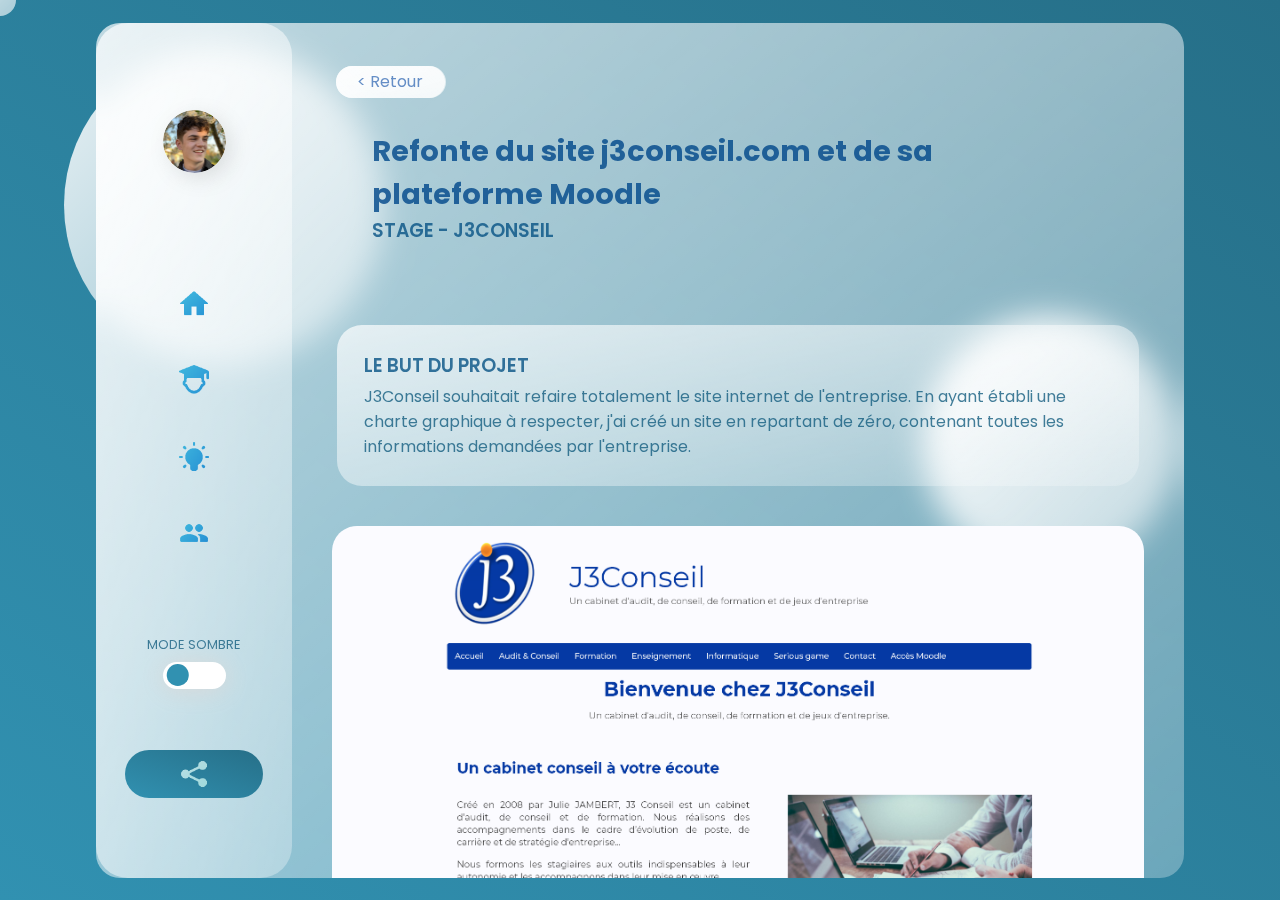
<file: projects-list/refonte-site-j3conseil.html>
<!DOCTYPE html>
<html lang="fr">

<head>
    <meta charset="UTF-8">
    <meta name="viewport" content="width=device-width">
    <title>Refonte du site j3conseil.com - Portfolio d'Alexandre Miranda Dias</title>
    <link rel="shortcut icon" type="image/png" href="./data/icons/icon.png" />
    <link rel="apple-touch-icon" href="./data/icons/icon.png" />
    <link rel="preconnect" href="https://fonts.gstatic.com">
    <link href="https://fonts.googleapis.com/css2?family=Poppins:wght@400;500;600;700&display=swap" rel="stylesheet">
    <link rel="stylesheet" href="../css/styleprojectpage.css">
</head>

<body>
    <div class="loader-wrapper">
        <span class="loader"></span>
    </div>
    <div class="cursor"></div>
    <main class="main">
        <section class="glass">
            <div id="menuToggle">
                <input type="checkbox" />
                <span></span>
                <span></span>
                <span></span>
                <ul id="menu">
                    <div class="user">
                        <img src="../data/avatarrond.png" alt="avatar" class="avatar">
                        <h3>Alexandre Miranda Dias</h3>
                        <p>Webdesigner en formation universitaire</p>
                    </div>
                    <nav class="links">
                        <a href="../index">
                            <div class="link">
                                <img src="../data/icons/home.png" alt="homeicon">
                                <h2>Accueil</h2>
                            </div>
                        </a>
                        <a href="../course">
                            <div class="link">
                                <img src="../data/icons/student.png" alt="courseicon">
                                <h2>Parcours</h2>
                            </div>
                        </a>
                        <a href="../projects">
                            <div class="link">
                                <img src="../data/icons/ideas.png" alt="projectsicon">
                                <h2>Projets</h2>
                            </div>
                        </a>
                        <a href="../contact">
                            <div class="link">
                                <img src="../data/icons/contact.png" alt="contacticon">
                                <h2>Contact</h2>
                            </div>
                        </a>
                        <div class="socialicons">
                            <a href="https://twitter.com/alexmirandadias"><img src="../data/icons/twitter.png" alt="twitter"></a>
                            <a href="http://www.linkedin.com/in/alexandremd/"><img src="../data/icons/linkedin.png" alt="linkedin"></a>
                            <a href="https://www.behance.net/alexandremirandadias"><img src="../data/icons/behance.png" alt="behance"></a>
                            <a href="https://github.com/alexandremrnd"><img src="../data/icons/github.png" alt="github"></a>
                            <img src="../data/icons/smallsocialicon.png" id="smallsocialicon">
                        </div>
                        <div class="darkmodeswitchmobile">
                            <p id="switchtext">MODE SOMBRE</p>
                            <div class="toggle-btn" id="_1st-toggle-btn">
                                <input type="checkbox" name="switchDLmode" id="switchDLbuttonmobile" onclick="switchDLFunctionPPage()">
                                <span></span>
                            </div>
                        </div>
                    </nav>
                </ul>
            </div>
            <div class="dashboard">
                <div class="user">
                    <img src="../data/avatarrond.png" alt="avatar" class="avatar">
                    <h3>Alexandre Miranda Dias</h3>
                    <p>Web designer en formation universitaire</p>
                </div>
                <div class="links">
                    <a href="../index">
                        <div class="link">
                            <img src="../data/icons/home.png" alt="homeicon">
                            <h2>Accueil</h2>
                        </div>
                    </a>
                    <a href="../course">
                        <div class="link">
                            <img src="../data/icons/student.png" alt="courseicon">
                            <h2>Parcours</h2>
                        </div>
                    </a>
                    <a href="../projects">
                        <div class="link">
                            <img src="../data/icons/ideas.png" alt="projectsicon">
                            <h2>Projets</h2>
                        </div>
                    </a>
                    <a href="../contact">
                        <div class="link">
                            <img src="../data/icons/contact.png" alt="contacticon">
                            <h2>Contact</h2>
                        </div>
                    </a>
                </div>
                <p id="switchtext">MODE SOMBRE</p>
                <div class="toggle-btn" id="_1st-toggle-btn">
                    <input type="checkbox" name="switchDLmode" id="switchDLbutton" onclick="switchDLFunctionPPage()">
                    <span></span>
                </div>
                <div class="socialicons">
                    <a href="https://twitter.com/alexmirandadias"><img src="../data/icons/twitter.png" alt="twitter"></a>
                    <a href="http://www.linkedin.com/in/alexandremd/"><img src="../data/icons/linkedin.png" alt="linkedin"></a>
                    <a href="https://www.behance.net/alexandremirandadias"><img src="../data/icons/behance.png" alt="behance"></a>
                    <a href="https://github.com/alexandremrnd"><img src="../data/icons/github.png" alt="github" class="githubicon"></a>
                    <img src="../data/icons/smallsocialicon.png" id="smallsocialicon">
                </div>
            </div>
            <!-- Partie à modifier -->
            <div class="informations">
                <a href="../projects" class="gobackbutton">
                    < Retour</a>
                        <div id="refonte-site-j3conseil">
                            <div class="titleblock">
                                <h1>Refonte du site j3conseil.com et de sa plateforme Moodle</h1>
                                <h3>STAGE - J3CONSEIL</h3>
                            </div>
                            <div class="groupofblocks1">
                                <div class="block1">
                                    <h3 class="titleblockinfo">LE BUT DU PROJET</h3>
                                    <p>J3Conseil souhaitait refaire totalement le site internet de l'entreprise. En ayant établi une charte graphique à respecter, j'ai créé un site en repartant de zéro, contenant toutes les informations demandées par l'entreprise.</p>
                                </div>
                            </div>
                            <img src="../data/imgprojects/refonte-site-j3conseil/1.png" alt="sitedivers1" id="imgchillin1">

                            <div class="groupofblocks2">
                                <div class="block1">
                                    <div class="textpart">
                                        <h1>Un site moderne </h1>
                                        <p>L'ergonomie du site a été totalement revue. En accord avec ma tutrice de stage, nous avons défini ensemble la disposition des éléments et les couleurs majoritaires du site</p>
                                    </div>
                                    <img src="../data/imgprojects/refonte-site-j3conseil/2.png" alt="">
                                </div>
                            </div>

                            <div class="groupofblocks3">
                                <div class="block1">
                                    <img src="../data/imgprojects/refonte-site-j3conseil/3.png" alt="">
                                    <div class="textpart">
                                        <h1>Un site responsive</h1>
                                        <p>Le trafic internet depuis les mobiles ne cesse d'augmenter. Il est donc important que le site s'adapte à n'importe quel écran, grâce à Bootstrap.</p>
                                    </div>
                                </div>
                            </div>

                            <div class="groupofblocks4">
                                <div class="block1">
                                    <div class="textpart">
                                        <h1>Plateforme Moodle</h1>
                                        <p>J3Conseil s'est adapté à la situation actuelle en proposant une plateforme Moodle. La présentation de la plateforme a donc été mise à jour pour correspondre à l'accueil du site.</p>
                                    </div>
                                    <img src="../data/imgprojects/refonte-site-j3conseil/4.png" alt="">
                                </div>
                            </div>

                            <div class="groupofblockstestlive">
                                <div class="block1">
                                    <h1>Vous pouvez visualiser le rendu en vous cliquant sur le bouton ci-dessous</h1>
                                    <a href="https://www.j3conseil.com" class="extprojectbtn"> ▶ CLIQUEZ ICI</a>
                                </div>
                            </div>
                            <p>.</p>
                        </div>

            </div>
        </section>
    </main>
    <div class="circle1"></div>
    <div class="circle2"></div>
    <div class="circle3"></div>
    <script src='../js/projectpage.js'></script>
    <script src='../js/script.js'></script>
</body>

</html>
</file>
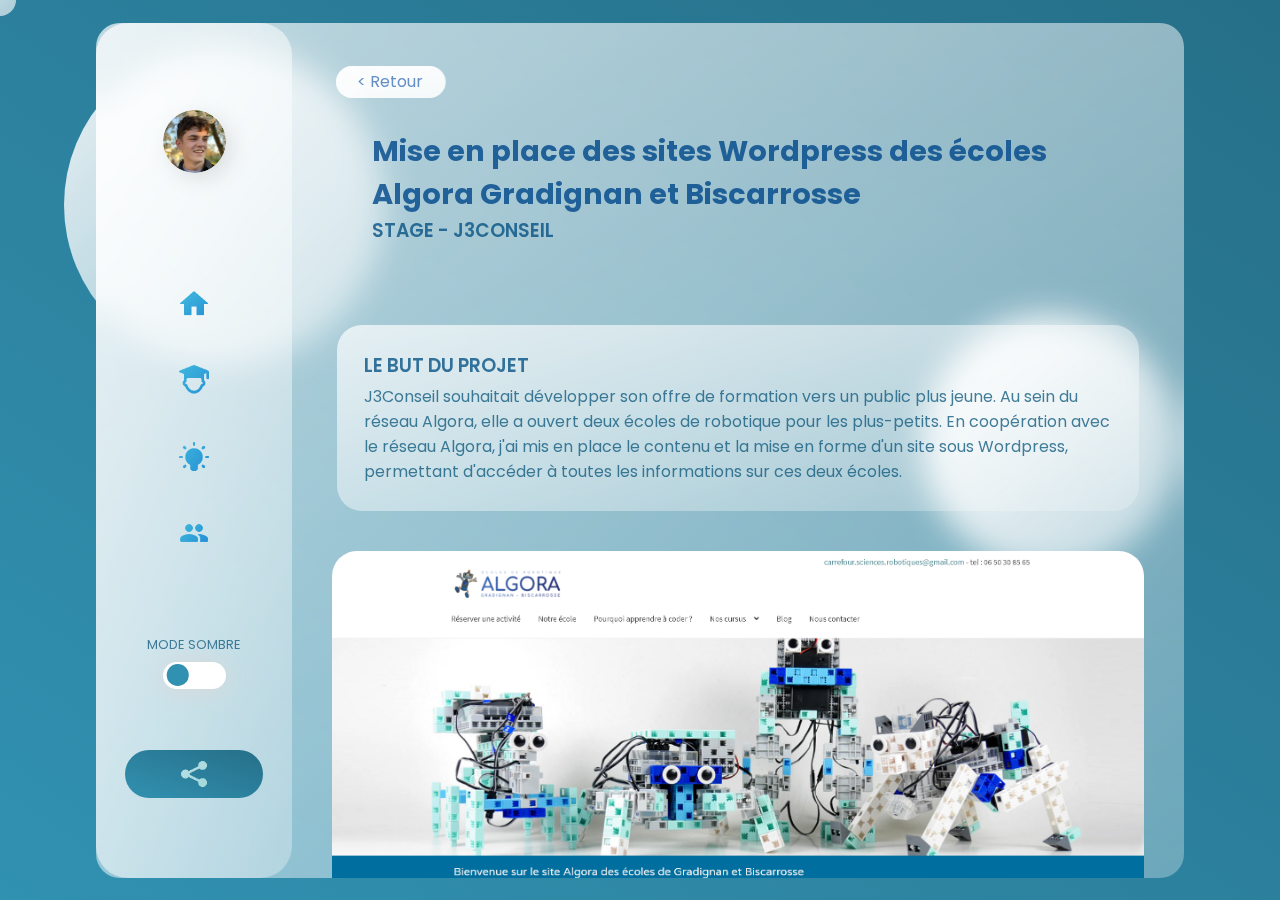
<file: projects-list/site-algora-wordpress.html>
<!DOCTYPE html>
<html lang="fr">

<head>
    <meta charset="UTF-8">
    <meta name="viewport" content="width=device-width">
    <title>Sites Wordpress Algora Gradignan et Biscarrosse - Portfolio d'Alexandre Miranda Dias</title>
    <link rel="shortcut icon" type="image/png" href="./data/icons/icon.png" />
    <link rel="apple-touch-icon" href="./data/icons/icon.png" />
    <link rel="preconnect" href="https://fonts.gstatic.com">
    <link href="https://fonts.googleapis.com/css2?family=Poppins:wght@400;500;600;700&display=swap" rel="stylesheet">
    <link rel="stylesheet" href="../css/styleprojectpage.css">
</head>

<body>
    <div class="loader-wrapper">
        <span class="loader"></span>
    </div>
    <div class="cursor"></div>
    <main class="main">
        <section class="glass">
            <div id="menuToggle">
                <input type="checkbox" />
                <span></span>
                <span></span>
                <span></span>
                <ul id="menu">
                    <div class="user">
                        <img src="../data/avatarrond.png" alt="avatar" class="avatar">
                        <h3>Alexandre Miranda Dias</h3>
                        <p>Webdesigner en formation universitaire</p>
                    </div>
                    <nav class="links">
                        <a href="../index">
                            <div class="link">
                                <img src="../data/icons/home.png" alt="homeicon">
                                <h2>Accueil</h2>
                            </div>
                        </a>
                        <a href="../course">
                            <div class="link">
                                <img src="../data/icons/student.png" alt="courseicon">
                                <h2>Parcours</h2>
                            </div>
                        </a>
                        <a href="../projects">
                            <div class="link">
                                <img src="../data/icons/ideas.png" alt="projectsicon">
                                <h2>Projets</h2>
                            </div>
                        </a>
                        <a href="../contact">
                            <div class="link">
                                <img src="../data/icons/contact.png" alt="contacticon">
                                <h2>Contact</h2>
                            </div>
                        </a>
                        <div class="socialicons">
                            <a href="https://twitter.com/alexmirandadias"><img src="../data/icons/twitter.png" alt="twitter"></a>
                            <a href="http://www.linkedin.com/in/alexandremd/"><img src="../data/icons/linkedin.png" alt="linkedin"></a>
                            <a href="https://www.behance.net/alexandremirandadias"><img src="../data/icons/behance.png" alt="behance"></a>
                            <a href="https://github.com/alexandremrnd"><img src="../data/icons/github.png" alt="github"></a>
                            <img src="../data/icons/smallsocialicon.png" id="smallsocialicon">
                        </div>
                        <div class="darkmodeswitchmobile">
                            <p id="switchtext">MODE SOMBRE</p>
                            <div class="toggle-btn" id="_1st-toggle-btn">
                                <input type="checkbox" name="switchDLmode" id="switchDLbuttonmobile" onclick="switchDLFunctionPPage()">
                                <span></span>
                            </div>
                        </div>
                    </nav>
                </ul>
            </div>
            <div class="dashboard">
                <div class="user">
                    <img src="../data/avatarrond.png" alt="avatar" class="avatar">
                    <h3>Alexandre Miranda Dias</h3>
                    <p>Web designer en formation universitaire</p>
                </div>
                <div class="links">
                    <a href="../index">
                        <div class="link">
                            <img src="../data/icons/home.png" alt="homeicon">
                            <h2>Accueil</h2>
                        </div>
                    </a>
                    <a href="../course">
                        <div class="link">
                            <img src="../data/icons/student.png" alt="courseicon">
                            <h2>Parcours</h2>
                        </div>
                    </a>
                    <a href="../projects">
                        <div class="link">
                            <img src="../data/icons/ideas.png" alt="projectsicon">
                            <h2>Projets</h2>
                        </div>
                    </a>
                    <a href="../contact">
                        <div class="link">
                            <img src="../data/icons/contact.png" alt="contacticon">
                            <h2>Contact</h2>
                        </div>
                    </a>
                </div>
                <p id="switchtext">MODE SOMBRE</p>
                <div class="toggle-btn" id="_1st-toggle-btn">
                    <input type="checkbox" name="switchDLmode" id="switchDLbutton" onclick="switchDLFunctionPPage()">
                    <span></span>
                </div>
                <div class="socialicons">
                    <a href="https://twitter.com/alexmirandadias"><img src="../data/icons/twitter.png" alt="twitter"></a>
                    <a href="http://www.linkedin.com/in/alexandremd/"><img src="../data/icons/linkedin.png" alt="linkedin"></a>
                    <a href="https://www.behance.net/alexandremirandadias"><img src="../data/icons/behance.png" alt="behance"></a>
                    <a href="https://github.com/alexandremrnd"><img src="../data/icons/github.png" alt="github" class="githubicon"></a>
                    <img src="../data/icons/smallsocialicon.png" id="smallsocialicon">
                </div>
            </div>
            <!-- Partie à modifier -->
            <div class="informations">
                <a href="../projects" class="gobackbutton">
                    < Retour</a>
                        <div id="refonte-site-j3conseil">
                            <div class="titleblock">
                                <h1>Mise en place des sites Wordpress des écoles Algora Gradignan et Biscarrosse</h1>
                                <h3>STAGE - J3CONSEIL</h3>
                            </div>
                            <div class="groupofblocks1">
                                <div class="block1">
                                    <h3 class="titleblockinfo">LE BUT DU PROJET</h3>
                                    <p>J3Conseil souhaitait développer son offre de formation vers un public plus jeune. Au sein du réseau Algora, elle a ouvert deux écoles de robotique pour les plus-petits. En coopération avec le réseau Algora, j'ai mis
                                        en place le contenu et la mise en forme d'un site sous Wordpress, permettant d'accéder à toutes les informations sur ces deux écoles.</p>
                                </div>
                            </div>
                            <img src="../data/imgprojects/site-algora-wordpress/1.png" alt="sitedivers1" id="imgchillin1">

                            <div class="groupofblocks2">
                                <div class="block1">
                                    <div class="textpart">
                                        <h1>Le réseau Algora </h1>
                                        <p>Le réseau Algora dispose de plusieurs écoles en France. Elle a donc établi un thème Wordpress identique pour toutes ses écoles. J'ai du donc modifier tout le site tout en conservant "l'ADN Algora" présent grâce
                                            à son thème</p>
                                    </div>
                                    <img src="../data/imgprojects/site-algora-wordpress/2.png" alt="">
                                </div>
                            </div>

                            <div class="groupofblocks3">
                                <div class="block1">
                                    <img src="../data/imgprojects/site-algora-wordpress/3.png" alt="">
                                    <div class="textpart">
                                        <h1>Création d'un logo</h1>
                                        <p>Afin d'harmoniser le logo de l'association Carrefour des Sciences Robotiques et le logo Algora, j'ai créé un logo pour les deux écoles dans les mêmes tons de couleur</p>
                                    </div>
                                </div>
                            </div>

                            <div class="groupofblockstestlive">
                                <div class="block1">
                                    <h1>Vous pouvez visualiser le rendu en vous cliquant sur le bouton ci-dessous</h1>
                                    <a href="https://www.algora-gradignan.com" class="extprojectbtn"> ▶ CLIQUEZ ICI</a>
                                </div>
                            </div>
                            <p>.</p>
                        </div>

            </div>
        </section>
    </main>
    <div class="circle1"></div>
    <div class="circle2"></div>
    <div class="circle3"></div>
    <script src='../js/projectpage.js'></script>
    <script src='../js/script.js'></script>
</body>

</html>
</file>
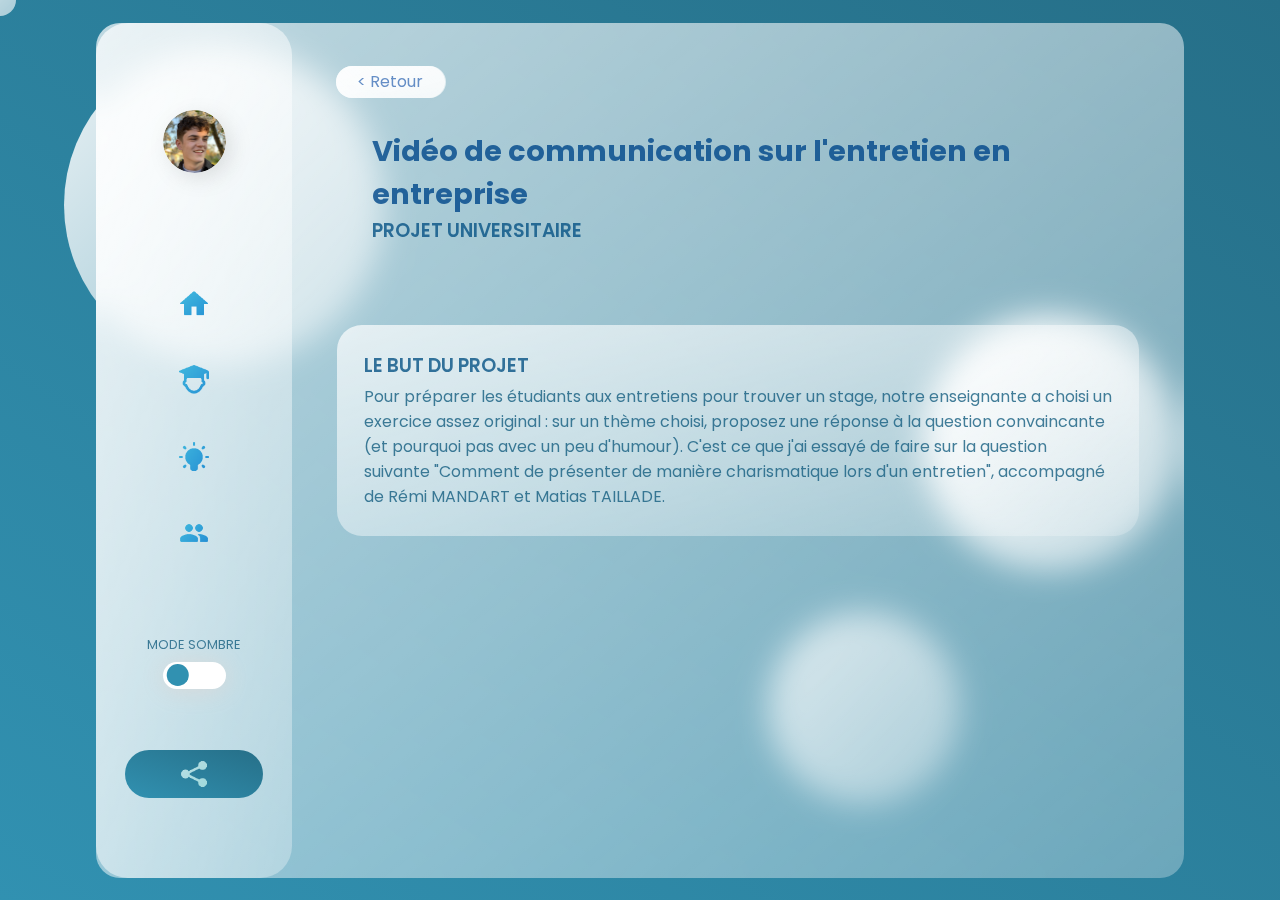
<file: projects-list/video-communication-entretien.html>
<!DOCTYPE html>
<html lang="fr">

<head>
    <meta charset="UTF-8">
    <meta name="viewport" content="width=device-width">
    <title>Vidéo de communication entretien - Portfolio d'Alexandre Miranda Dias</title>
    <link rel="shortcut icon" type="image/png" href="./data/icons/icon.png" />
    <link rel="apple-touch-icon" href="./data/icons/icon.png" />
    <link rel="preconnect" href="https://fonts.gstatic.com">
    <link href="https://fonts.googleapis.com/css2?family=Poppins:wght@400;500;600;700&display=swap" rel="stylesheet">
    <link rel="stylesheet" href="../css/styleprojectpage.css">
</head>

<body>
    <div class="loader-wrapper">
        <span class="loader"></span>
    </div>
    <div class="cursor"></div>
    <main class="main">
        <section class="glass">
            <div id="menuToggle">
                <input type="checkbox" />
                <span></span>
                <span></span>
                <span></span>
                <ul id="menu">
                    <div class="user">
                        <img src="../data/avatarrond.png" alt="avatar" class="avatar">
                        <h3>Alexandre Miranda Dias</h3>
                        <p>Webdesigner en formation universitaire</p>
                    </div>
                    <nav class="links">
                        <a href="../index">
                            <div class="link">
                                <img src="../data/icons/home.png" alt="homeicon">
                                <h2>Accueil</h2>
                            </div>
                        </a>
                        <a href="../course">
                            <div class="link">
                                <img src="../data/icons/student.png" alt="courseicon">
                                <h2>Parcours</h2>
                            </div>
                        </a>
                        <a href="../projects">
                            <div class="link">
                                <img src="../data/icons/ideas.png" alt="projectsicon">
                                <h2>Projets</h2>
                            </div>
                        </a>
                        <a href="../contact">
                            <div class="link">
                                <img src="../data/icons/contact.png" alt="contacticon">
                                <h2>Contact</h2>
                            </div>
                        </a>
                        <div class="socialicons">
                            <a href="https://twitter.com/alexmirandadias"><img src="../data/icons/twitter.png" alt="twitter"></a>
                            <a href="http://www.linkedin.com/in/alexandremd/"><img src="../data/icons/linkedin.png" alt="linkedin"></a>
                            <a href="https://www.behance.net/alexandremirandadias"><img src="../data/icons/behance.png" alt="behance"></a>
                            <a href="https://github.com/alexandremrnd"><img src="../data/icons/github.png" alt="github"></a>
                            <img src="../data/icons/smallsocialicon.png" id="smallsocialicon">
                        </div>
                        <div class="darkmodeswitchmobile">
                            <p id="switchtext">MODE SOMBRE</p>
                            <div class="toggle-btn" id="_1st-toggle-btn">
                                <input type="checkbox" name="switchDLmode" id="switchDLbuttonmobile" onclick="switchDLFunctionPPage()">
                                <span></span>
                            </div>
                        </div>
                    </nav>
                </ul>
            </div>
            <div class="dashboard">
                <div class="user">
                    <img src="../data/avatarrond.png" alt="avatar" class="avatar">
                    <h3>Alexandre Miranda Dias</h3>
                    <p>Web designer en formation universitaire</p>
                </div>
                <div class="links">
                    <a href="../index">
                        <div class="link">
                            <img src="../data/icons/home.png" alt="homeicon">
                            <h2>Accueil</h2>
                        </div>
                    </a>
                    <a href="../course">
                        <div class="link">
                            <img src="../data/icons/student.png" alt="courseicon">
                            <h2>Parcours</h2>
                        </div>
                    </a>
                    <a href="../projects">
                        <div class="link">
                            <img src="../data/icons/ideas.png" alt="projectsicon">
                            <h2>Projets</h2>
                        </div>
                    </a>
                    <a href="../contact">
                        <div class="link">
                            <img src="../data/icons/contact.png" alt="contacticon">
                            <h2>Contact</h2>
                        </div>
                    </a>
                </div>
                <p id="switchtext">MODE SOMBRE</p>
                <div class="toggle-btn" id="_1st-toggle-btn">
                    <input type="checkbox" name="switchDLmode" id="switchDLbutton" onclick="switchDLFunctionPPage()">
                    <span></span>
                </div>
                <div class="socialicons">
                    <a href="https://twitter.com/alexmirandadias"><img src="../data/icons/twitter.png" alt="twitter"></a>
                    <a href="http://www.linkedin.com/in/alexandremd/"><img src="../data/icons/linkedin.png" alt="linkedin"></a>
                    <a href="https://www.behance.net/alexandremirandadias"><img src="../data/icons/behance.png" alt="behance"></a>
                    <a href="https://github.com/alexandremrnd"><img src="../data/icons/github.png" alt="github" class="githubicon"></a>
                    <img src="../data/icons/smallsocialicon.png" id="smallsocialicon">
                </div>
            </div>
            <!-- Partie à modifier -->
            <div class="informations">
                <a href="../projects" class="gobackbutton">
                    < Retour</a>
                        <div id="video-communication-entretien">
                            <div class="titleblock">
                                <h1>Vidéo de communication sur l'entretien en entreprise</h1>
                                <h3>PROJET UNIVERSITAIRE</h3>
                            </div>
                            <div class="groupofblocks1">
                                <div class="block1">
                                    <h3 class="titleblockinfo">LE BUT DU PROJET</h3>
                                    <p>Pour préparer les étudiants aux entretiens pour trouver un stage, notre enseignante a choisi un exercice assez original : sur un thème choisi, proposez une réponse à la question convaincante (et pourquoi pas avec un
                                        peu d'humour). C'est ce que j'ai essayé de faire sur la question suivante "Comment de présenter de manière charismatique lors d'un entretien", accompagné de Rémi MANDART et Matias TAILLADE.</p>
                                </div>
                            </div>
                            <div class="groupofblocks2">
                                <iframe src="https://www.youtube.com/embed/Dfg_IUZYNiU" title="YouTube video player" frameborder="0" allow="accelerometer; autoplay; clipboard-write; encrypted-media; gyroscope; picture-in-picture" allowfullscreen></iframe>
                            </div>
                        </div>
            </div>
        </section>
    </main>
    <div class="circle1"></div>
    <div class="circle2"></div>
    <div class="circle3"></div>
    <script src='../js/projectpage.js'></script>
    <script src='../js/script.js'></script>
</body>

</html>
</file>
<file: css/stylehome.css>
@import "style.css";


/*SCROLLBAR*/

.informations::-webkit-scrollbar {
  display: none;
}

/* PART 1 : WELCOME BLOCK*/

.part1 .titleblock {
  text-align: left;
  display: flex;
  flex-direction: column;
  align-items: flex-start;
  justify-content: center;
  margin-bottom: 0;
  margin-left: 15%;
  height: 70vh;
}

.part1 .titleblock h1 {
  font-size: 5vh;
  opacity: 0.8;
}

.part1 .titleblock h2 {
  font-size: 3vh;
  opacity: 0.8;
}

.part1 .arrow {
  margin: 0 auto;
  display: block;
  width: 2em;
  transform: rotate(90deg);
}

.part1 .titleblock p {
  width: 70%;
  font-size: 1.2rem;
}

/* PART 2 : WEBSITE SUMMARY */



.part2 .titleblock{
  margin-left: 2rem;
}

.part2 .groupofblocks1{
  display: flex;
  flex-direction: row;
  text-align: center;
  align-items: center;
  justify-content: space-evenly;
  margin: 1rem;
}

.part2 .groupofblocks1 div{
  width: 30%;
  height: fit-content;
  padding: 2rem;
  background: linear-gradient(
    to right bottom,
    rgba(255, 255, 255, 0.6),
    rgba(255, 255, 255, 0.2)
  );
  border-radius: 1.5rem;
  z-index: 2;
  -webkit-backdrop-filter: blur(1rem);
  backdrop-filter: blur(1rem);
  transition: all 0.5s;
  backface-visibility: hidden;    
  -webkit-filter: blur(0);
}

.part2 .groupofblocks1 div:hover{
  transform: scale(1.019);
  transition: all 0.5s;

}

.part2 .groupofblocks1 h1 {
  margin-top: 25%;
  font-size: 3vh;
}

.part2 .groupofblocks1 img {
  margin-top: 2%;
  width: 50%;
  position: fixed;
  display: flex;
  justify-content: space-around;
  opacity: 0.2;
}

.part2 .groupofblocks1 p {
  margin-top: 45%;
  width: 100%;
  font-size: 1rem;
  margin-bottom: 40%;
}


/* PART 3 : ABOUT ME */

.part3 {
  margin-top: 15%;
}

.part3 .titleblock {
  margin: 2rem;
  margin-left: 2rem;

}

.part3 .groupofblocks1 {
  display: flex;
  justify-content: space-between;
  align-items: center;
}

.part3 img {
  width: 35vh;
  margin-left: 0;
}

.part3 .groupofblocks1 p {
  margin: 2.5rem;
  font-size: 2.5vh;
  text-align: right;
  padding-left: 2rem;
}

.part3 .groupofblocks1 p a {
  color: #426696;
  text-decoration: none;
  transition: all 250ms;
}

.part3 .groupofblocks1 p a:hover {
  color: #00b7ff;
  transition: all 250ms;
  background-color: rgba( 255, 255, 255, 0.7);
  border-radius: 10px;
  padding-left: 8px;
  padding-right: 8px;
}

/* PART 4 : CONTACT */

.part4 {
  background-color: rgba(255, 255, 255, 0.4);
  margin: 2.5rem;
  height: 20%;
  border-radius: 15px;
  display: flex;
  flex-direction: column;
  justify-content: space-evenly;
  align-items: center;
  position: relative;
}

.part4 .textblock1 {
  display: flex;
  flex-direction: column;
  justify-content: space-evenly;
  align-items: center;
}

.part4 img {
  position: absolute;
  width: 5%;
  width: 20%;
  opacity: 0.2;
}

.part4 .textblock1 a {
  color: #426696;
  text-decoration: none;
  transition: all 250ms;
}

.part4 .textblock1 a:hover {
  color: #00b7ff;
  transition: all 250ms;
  background-color: rgba( 255, 255, 255, 0.7);
  border-radius: 10px;
  padding: 5px;
  padding-left: 10px;
  padding-right: 10px;
}

.button {
  bottom: 2%;
  padding: 0.2rem 0.6rem;
  text-decoration: none;
  color: #426696;
  opacity: 0.8;
  border: solid 1px;
  background: linear-gradient(
    to right bottom,
    rgba(255, 255, 255, 0.9),
    rgba(255, 255, 255, 0.3)
  );
  border-color: #426696;
  border-radius: 0.5rem;
  font-size: 1.8vh;
  transition: all 250ms;
}

.button:hover {
  transition: all 250ms;
  background: #426696;
  color: white;
  box-shadow: 0 0px 20px rgba(20,20,20,0.15);
}

@media only screen and (max-width: 1000px){
  .part2 .groupofblocks1{
    flex-direction: column;
  }

  .part3 .groupofblocks1{
    flex-direction: column;
    align-items: flex-start;
  }

  .part3 .groupofblocks1 img{
    width: 90%;
  }

  .part2 .groupofblocks1 div{
    width: 90%;
    margin-bottom: 5%;
    height: 20%;
  }

  .part2 .groupofblocks1 p, .part2 .groupofblocks1 h1{
    margin: 10% 0;
  }

  .part1 .titleblock {
    margin: 15%;
  }
  
  .part1 .titleblock p {
    width: 100%;
    font-size: 1.2rem;
  }

  .part3 .groupofblocks1 p {
    margin: 10%;
    padding: 0;
    font-size: 1rem;
    text-align: center;
  }

  .part4 {
    margin: 5%;
  }

  .part4 p {
    text-align: center;
  }
}
</file>
<file: projects-list/jeu-simon-js-demo/style.css>
* {
    font-family: 'Gruppo', cursive;
    color: rgba(230, 230, 230, 0.95);
    margin: 0;
    padding: 0;
}

body {
    display: flex;
    flex-direction: column;
    justify-content: space-evenly;
    align-items: center;
    width: 100vw;
    min-height: 100vh;
    background-color: rgba(25, 25, 25, 1);
}

header {
    display: flex;
    flex-direction: column;
    justify-content: center;
    align-items: center;
    text-align: center;
}

header h1 {
    font-size: 7.5em;
    font-family: 'Press Start 2P', cursive;
    margin: 2.5% 0;
}

header h3 {
    font-size: 1.5em;
}

header p {
    margin: 0.25% 0;
    font-size: 1.25em;
    font-weight: 100;
    color: rgba(200, 200, 200, 0.5);
}

.back{
    display: flex;
    flex-direction: row;
    flex-wrap: wrap;
    justify-content: center;
    align-items: center;
    width: 35vw;
    height: 35vw;
}

.pad{
    width: 48%;
    height: 48%;
    margin: 1%;
    border-radius: 50%;
    opacity: 0.75;
}

.shape1{
    background-color: #00FF00;
}

.shape2{
    background-color: #FFFF00;
}

.shape3{
    background-color: #FF0000;
}

.shape4{
    background-color: #0000FF;
}

.circle{
    position: absolute;
    font-size: 1.25em;
}


.gobackbutton {
    font-family: "Poppins", sans-serif;
    text-decoration: none;
    color: #658ec6;
    background: linear-gradient(
      to right bottom,
      rgba(255, 255, 255, 0.9),
      rgba(255, 255, 255, 0.7)
    );
    padding: 0.3% 2%;
    top: 0%;
    left: 0%;
    margin-top: 4%;
    margin-left: 4%;
    position: absolute;
    border-radius: 50px;
    backdrop-filter: blur(0.4rem);
    -webkit-backdrop-filter: blur(5rem);
    transition: all 350ms;
  }
  
  .gobackbutton:hover {
      transform: scale(1.05);
      transition: all 250ms;
      background: #658ec6;
      color: white;
      box-shadow: 0 0 20px rgba(0,0,0,0.3);
  }
</file>
<file: css/stylecontact.css>
@import "style.css";

.mailbutton {
  color: #658ec6;
  font-weight: 900;
  background-color: rgba(255, 255, 255, 0.8);
  border-radius: 25px;
  padding: 1% 4%;
  transition: all 250ms;
}

.adminbutton {
  color: #658ec6;
  font-weight: 900;
  background-color: rgba(255, 255, 255, 0.8);
  border-radius: 25px;
  font-size: x-small;
  padding: 0.5%;
  transition: all 250ms;
  display: flex;
  justify-content: center;
  padding: 1% 2%;
  margin-bottom: 15%;
}

.adminzone {
  display: flex;
  justify-content: center;
  align-items: center;
}


.adminbutton:hover {
  transform: scale(1.05);
  transition: all 250ms;
  background: #193966;
  color: white;
  box-shadow: 0 0 20px rgba(0, 0, 0, 0.3);
}


.contactme {
  height: 50%;
  display: flex;
  flex-direction: column;
  justify-content: center;
  align-items: center;
  text-align: center;
}

.contactme h1 {
  width: 80%;
  font-size: 3vh;
  margin-bottom: 5%;
}

.contactme h2 {
  width: 100%;
}

.mailbutton:hover {
  transform: scale(1.05);
  transition: all 250ms;
  background: #658ec6;
  color: white;
  box-shadow: 0 0 20px rgba(0, 0, 0, 0.3);
}


@media only screen and (max-width: 800px) {

  .titleblock {
    justify-content: space-around;
    flex-direction: column;
    margin: 15%;
  }

  .contactme {
    height: 80%;
  }

  .contactme h1{
    width: 90%;
    font-size: 2vh;
    margin-bottom: 5%;
  }

  h2 {
    width: 100%;
  }

  .mailbutton{ 
    font-size: 0.7rem;
    width: 100%;
    padding: 3% 6%;
    margin: 0;
  }

}
</file>
<file: css/stylecourse.css>
@import "style.css";

.titleblock {
  margin: 6rem;
  display: flex;
  flex-direction: row;
  align-items: center;
  justify-content: space-between;
  margin-bottom: 0;
}

.cards {
  margin: 1rem 4vw;
  display: flex;
  flex-direction: column;
  justify-content: center;
  align-items: center;
  padding: 1rem;
  background: transparent;
}

.cards:hover {
  background: 100%;
}

.cards:hover::-webkit-scrollbar-thumb {
  background-color: rgba(160, 160, 160, 0.3);
  border-radius: 20px;
  transition: all 1250ms;
}

.card {
  width: 90%;
  height: 25vh;
  display: flex;
  background: linear-gradient(
    to left top,
    rgba(255, 255, 255, 0.9),
    rgba(255, 255, 255, 0.3)
  );
  border-radius: 1rem;
  margin: 2vw 0rem;
  padding: 2vw;
  box-shadow: 6px 6px 20px rgba(122, 122, 122, 0.2);
  transition: all 250ms;
}

.card:hover {
  transition: all 250ms;
  transform: scale(1.03);
}

.card-left,
.card-right {
  display: flex;
  flex: 0 0 50%;
  padding: 2vw;
  flex-direction: column;
  justify-content: center;
}

.card-left h2 {
  font-weight: 900;
  margin-bottom: 0.5rem;
  font-size: 2.1vh;
}

.card-left h3 {
  font-size: 2.1vh;
  font-weight: 600;
  line-height: 1.2;
  width: 100%;
  margin-bottom: 0.5rem;
}

.card-left p {
  font-size: 1.6vh;
}

.card-right p {
  font-size: 1.8vh;
}

.part2 #skillslandscape {
  margin-top: 5%;
  opacity: 0.6;
  width: 100%;
}

.part2 #skillsportrait {
  display: none;
}

.button {
  padding: 0.2rem 0.6rem;
  text-decoration: none;
  color: #426696;
  opacity: 0.8;
  border: solid 1px;
  background: linear-gradient(
    to right bottom,
    rgba(255, 255, 255, 0.7),
    rgba(255, 255, 255, 0.3)
  );
  border-color: #426696;
  border-radius: 0.5rem;
  font-size: 0.7vw;
  transition: all 250ms;
}

.button:hover {
  transition: all 250ms;
  background: #426696;
  color: white;
  box-shadow: 0 0px 20px rgba(20, 20, 20, 0.15);
}

.cvbutton {
  height: 5%;
  color: #658ec6;
  font-size: 1.5vh;
  font-weight: 900;
  background-color: rgba(255, 255, 255, 0.8);
  border-radius: 25px;
  padding: 1% 4%;
  transition: all 250ms;
}

.cvbutton:hover {
  transform: scale(1.05);
  transition: all 250ms;
  background: #658ec6;
  color: white;
  box-shadow: 0 0 20px rgba(0, 0, 0, 0.3);
}

@media only screen and (max-width: 1000px) {
  .part1 .titleblock {
    justify-content: space-around;
    flex-direction: column;
    margin: 15%;
  }

  .part1 .cvbutton {
    margin: 5%;
  }

  .part1 .cards {
    padding: 0;
  }

  .part1 .card {
    width: 95%;
    display: block;
  }

  .part1 .card .card-right {
    display: none;
  }

  .part1 .card .card-left {
    margin: 5%;
  }

  .part2 .titleblock {
    margin: 20%;
  }

  .part2 #skillslandscape {
    display: none;
  }
  
  .part2 #skillsportrait {
    display: block;
    margin-top: 5%;
    opacity: 0.6;
    width: 100%;
  }

  .part3 .titleblock {
    margin: 20%;
  }

  .part3 .cards {
    padding: 0;
  }

  .part3 .card {
    width: 95%;
    flex-direction: column;
    height: auto;
  }


  .part3 .card .card-left {
    margin: 5%;
  }

  .part3 .card .card-right p {
    margin: 5%;
  }
}


/* DARK MODE */

  .card-dark, .cvbutton-dark {
    background: linear-gradient(
      to right bottom,
      rgba(80, 79, 79, 0.7),
      rgba(70, 69, 69, 0.5)
    );
    box-shadow: none;
  }

  .cvbutton-dark {
    color: #cfcfcf;
  }
</file>
<file: css/styleerror.css>
@import "style.css";

main {
  background: linear-gradient(to right top, #772121, #0d2630);
  align-items: center;
  display: flex;
}

.circle1, .circle2, .circle3 {
  opacity: 15%;
}

img {

}
</file>
<file: css/styleprojects.css>
@import "style.css";


.informations {
  overflow-y: hidden;
}

h2 {
  margin: 0;
}

.cards {
  margin: 0rem 6vh;
  overflow-y: scroll;
  height: 60vh;
  display: flex;
  flex-direction: column;
  justify-content: space-between;
  padding: 2vw;
  background: transparent;
}

.cards:hover {
  background: 100%;
}

/* SCROLLBAR */
.cards::-webkit-scrollbar {
  margin: 20rem;
  width: 7px;
  background: transparent;
  transition: all 1250ms;
}

.cards:hover::-webkit-scrollbar-track {
  background: rgba(200, 200, 200, 0.1);
  transition: all 250ms;
}

.cards::-webkit-scrollbar-thumb {
  background-color: rgba(200, 200, 200, 0.2);
  border-radius: 20px;
  transition: all 1250ms;
}

.cards:hover::-webkit-scrollbar-thumb {
  background-color: rgba(220, 220, 220, 0.5);
  border-radius: 20px;
  transition: all 1250ms;
}

.card {
  width: 95%;
  height: 50vh;
  display: flex;
  background: linear-gradient(
    to left top,
    rgba(255, 255, 255, 0.9),
    rgba(255, 255, 255, 0.3)
  );
  border-radius: 1rem;
  margin: 1.5vw 0vw;
  padding: 2rem;
  box-shadow: 6px 6px 20px rgba(122, 122, 122, 0.2);
  justify-content: space-around;
  align-items: center;
  transition: all 250ms;
}

.card img {
  width: 20%;
}


.card:hover {
  transition: all 250ms;
  transform: scale(1.03);
}

.card-info {
  margin-top: 1vh;
  display: flex;
  width: 50%;
  flex-direction: column;
  justify-content: flex-start;
}

.card-info p{
  margin-top: 0.5vh;
  font-size: 1.6vh;
}


.card-info .tags{
  display: flex;
  flex-wrap: wrap;
  width: 100%;
  margin: 3% 0;
}


.card-info .tag{
  margin: 2% 2% 0 0;
  padding: 1% 3%;
  background: linear-gradient(
    to left top,
    rgba(255, 255, 255, 0.9),
    rgba(255, 255, 255, 0.3)
  );
  width: fit-content;
  height: fit-content;
  border-radius: 5px;
  font-size: 0.6em;
}

.title {
  color: #426696;
  font-size: 2vh;
}

.subtitle {
  color : #658ec6;
  font-size: 1.7vh;
}

.blocbutton {
  display: flex;
  flex-direction: column;
  justify-content: flex-end;
  align-items: flex-end;
}

.card .blocbutton .arrow {
  width: 10%;
}

.button {
  display: flex;
  align-items: center;
  justify-content: space-between;
  padding: 0.2rem 0.6rem;
  text-decoration: none;
  color: #426696;
  opacity: 0.8;
  border: solid 1px #426696;
  background: linear-gradient(
    to right bottom,
    rgba(255, 255, 255, 0.7),
    rgba(255, 255, 255, 0.3)
  );
  width: auto;
  border-radius: 0.3rem;
  font-size: 1.5vh;
  transition: all 250ms;
}

.button .arrowback {
  display: none;
}

.button:hover {
  transition: all 250ms;
  background: #426696;
  color: white;
  box-shadow: 0 0px 20px rgba(20, 20, 20, 0.15);
}

.button:hover .arrowback {
  width: 10%;
  display: inline-block;
}


@media only screen and (max-width: 800px) {
  
  .titleblock {
    justify-content: space-around;
    flex-direction: column;
    margin: 15%;
  }

  .cards {
    height: 85%;
    width: 100%;
    margin: 3% 0;
  }

  .card {
    flex-direction: column;
    padding: 15% 0;
    height: auto;
  }

  .card img {
    width: 80%;
  }

  .card p {
    margin: 15% 0;
  }
  .card-info {
    width: 90%;
  }
}

/*SWITCH MODE */

/* DARK MODE */

  /* BACKGROUND */

  .main-dark {
    background: linear-gradient(to right top, #1c5466, #123541);
  }

  /* GLASS BLOCK */

  .glass-dark {
    background: linear-gradient(
      to right bottom,
      rgba(19, 19, 19, 0.7),
      rgba(32, 32, 32, 0.5)
    );
  }

  /* LEFT PART */

  .dashboard-dark {
    background: linear-gradient(
      to right bottom,
      rgba(19, 19, 19, 0.9),
      rgba(32, 32, 32, 0.7)
    );
  }

  .menu-dark {
    background: linear-gradient(
      to right bottom,
      rgba(19, 19, 19, 1),
      rgba(32, 32, 32, 0.9)
    );
    box-shadow: 0 0 10px #353535;
  }

  #menuToggle input:checked ~ span {
    background: #bebebe;
  }

  /* CIRCLES */
  
  .circle1-dark,
  .circle2-dark,
  .circle3-dark {
    background: linear-gradient(
      to right bottom,
      rgba(19, 19, 19, 0.7),
      rgba(32, 32, 32, 0.5)
    );
  }

  /* FONTS */

  .h1-dark {
    color: #e1e2e2;
  }

  .h2-dark,
  .p-dark {
    color: #cccdce;
  }

  .h3-dark {
    color: #9fa0a0;

  }

  .cursor-dark {
    background: linear-gradient(
      to right bottom,
      rgba(138, 138, 138, 0.7),
      rgba(155, 154, 154, 0.5)
    );
  }

  .card-dark, .cvbutton-dark {
    background: linear-gradient(
      to right bottom,
      rgba(80, 79, 79, 0.7),
      rgba(70, 69, 69, 0.5)
    );
    box-shadow: none;
  }

  .title-dark, .button-dark {
    color: #d4d4d4;
  }

  .button-dark {
    border: none;
    background: linear-gradient(
      to right bottom,
      rgba(163, 163, 163, 0.7),
      rgba(124, 123, 123, 0.5)
    );
  }
</file>
<file: css/styleprojectpage.css>
@import "style.css";



.informations #projet-chillin-symfony img {
  box-shadow: 0 0 30px rgba(0,0,0,0.3);
}

h3 {
  color: #658ec6;
}

p {
    color: #426696;
}

img {
    width: 90%;
}

.block1, .block2, .block3 {
  background: linear-gradient(
    to right bottom,
    rgba(255, 255, 255, 0.5),
    rgba(255, 255, 255, 0.3)
  );
  border-radius: 25px;
  margin: 0 5vh;
  padding: 3%;
}

.user h3{
  color: #085385;
}

.titleblock {
    margin-top: 12%;
}


.titleblockinfo {
  margin-bottom: 0.5%;
}

.gobackbutton {
  color: #658ec6;
  background: linear-gradient(
    to right bottom,
    rgba(255, 255, 255, 0.9),
    rgba(255, 255, 255, 0.7)
  );
  padding: 0.3% 2%;
  margin-top: 4%;
  margin-left: 4%;
  position: absolute;
  z-index: 3;
  border-radius: 50px;
  backdrop-filter: blur(0.4rem);
  -webkit-backdrop-filter: blur(5rem);
  transition: all 350ms;
}

.gobackbutton:hover {
    transform: scale(1.05);
    transition: all 250ms;
    background: #658ec6;
    color: white;
    box-shadow: 0 0 20px rgba(0,0,0,0.3);
}

#jeu-taquin-android .groupofblocks3 {
  display: flex;
  width: 100%;
}

#jeu-taquin-android .groupofblocks3 img{
  margin-left: 5%;
  width: 27%;
  height: 20%;
}

#jeu-taquin-android .groupofblocks3 p{
  font-size: 2vh;
}

#jeu-taquin-android .groupofblocks5 img {
  width: 52%;
}


.groupofblocks2 img{
    margin: 5%;
    border-radius: 15px;
    width: 80vh;
    height: 30vh;
}

.groupofblocks3 {
  display: flex;
  justify-content: space-between;
  align-items: center;
  margin-top: 5%;
}

.groupofblocks3 img {
  margin-left: 5%;
  width: 80vh;
  height: 30vh;
}

.groupofblocks3 .block2 {
  margin-left: 2%;
  height: 83vh;
}

.groupofblocks3 p {
  margin-top: 5%;
  font-size: 1.4rem;
}

.groupofblocks3 h1 {
  margin-top: 5%;
  width: 80%;
  font-size: 1.4rem;
}


.groupofblocks4{
  margin-top: 5%;
  text-align: center;
}

.groupofblocks4 img{
  margin: 5%;
  border-radius: 15px;
  width: 80vh;
  height: 30vh;
}

.groupofblocks4 h1 {
  margin-bottom: 2%;
  font-size: 2.8rem;
}

.groupofblocks5 {
  width: 90%;
  display: flex;
  justify-content: space-between;
  
}

.groupofblocks5 img{
  margin-top: 3%;
  margin-left: 2.5%;
  width: 100vh;
}

.groupofblocks6 {
  background: linear-gradient(
    to right bottom,
    rgba(255, 255, 255, 0.9),
    rgba(255, 255, 255, 0.7)
  );
  opacity: 0.9;
  margin: 5% 5%;
  border-radius: 25px;
}

.groupofblocks6 .block1{
  background-image: url(data/icons/github.png);
  background-repeat: no-repeat;
  background-position: center;
  background-size: 15%;
}

.groupofblocks6 * {
  text-align: center;
}


.groupofblocks6behance {
  background: linear-gradient(
    to right bottom,
    rgba(255, 255, 255, 0.9),
    rgba(255, 255, 255, 0.7)
  );
  opacity: 0.9;
  margin: 5% 5%;
  border-radius: 25px;
}

.groupofblocks6behance .block1{
  background-image: url(data/icons/behance.png);
  background-repeat: no-repeat;
  background-position: center;
  background-size: 15%;
}

.groupofblocks6behance * {
  text-align: center;
}



.icontxt {
  transform: scale(1.3);
  transition: all 250ms;
}




.groupofblockstestlive {
  background: linear-gradient(to right top, #3191b1, #266f88);
  opacity: 0.8;
  margin: 5% 5%;
  border-radius: 25px;
}

.groupofblockstestlive .block1{
  background: none;
}


.groupofblockstestlive * {
  text-align: center;
}

.groupofblockstestlive h1 {
  color: white;
  font-size: 2vh;
  margin-bottom: 3%;
}

.groupofblockstestlive img {
  top: 10%;
  left: 2%;
  width: 10%;
  opacity: 1;
}

.groupofblockstestlive .extprojectbtn {
  color: #658ec6;
  font-weight: 900;;
  background-color: rgba(255, 255, 255, 0.8);
  border-radius: 25px;
  padding: 1% 4%;
  transition: all 250ms;
}

.groupofblockstestlive .extprojectbtn:hover {
  transform: scale(1.05);
  transition: all 250ms;
  background: #658ec6;
  color: white;
  box-shadow: 0 0 20px rgba(0,0,0,0.3);
}

#charte-graphique-associable img {
  width: 90%;
  height: 100%;
}

#projet-chillin-symfony {
  height: 100%;
  margin: 0;
}

#projet-chillin-symfony img {
  margin: 5.5%;
  border-radius: 25px;
}



#projet-chillin-symfony .groupofblocks2, .groupofblocks3, .groupofblocks4{
  display: block;
  width: 100%;
}

#projet-chillin-symfony .groupofblocks2 img{
  display: block;
  width: 50vh;
  height: auto;
  margin: 0;
}

#projet-chillin-symfony .groupofblocks3 img{
  display: block;
  width: 50vh;
  height: auto;
  margin: 0;
}

#projet-chillin-symfony .groupofblocks4 img{
  display: block;
  width: 50vh;
  height: auto;
  margin: 0;
}

#projet-chillin-symfony .groupofblocks2 h1{
  font-size: 3vh;
  line-height: 1;
  text-align: left;
  margin-bottom: 5%;
}

#projet-chillin-symfony .groupofblocks3 h1{
  font-size: 3vh;
  line-height: 1;
  text-align: right;
  margin-bottom: 5%;
}

#projet-chillin-symfony .groupofblocks4 h1{
  font-size: 3vh;
  line-height: 1;
  text-align: left;
  margin-bottom: 5%;
}

#projet-chillin-symfony .groupofblocks2 p{
  font-size: 1.6vh;
  text-align: left;
  margin: 0;
  width: 80%;
}

#projet-chillin-symfony .groupofblocks3 p{
  font-size: 1.6vh;
  margin: 0;
  width: 80%;
  direction: rtl;
}

#projet-chillin-symfony .groupofblocks4 p{
  font-size: 1.6vh;
  text-align: left;
  margin: 0;
  width: 80%;
}

#projet-chillin-symfony .groupofblocks2 .block1{
  display: flex;
  justify-content: space-between;
}

#projet-chillin-symfony .groupofblocks3 .block1{
  display: flex;
  justify-content: space-between;
}

#projet-chillin-symfony .groupofblocks4 .block1{
  display: flex;
  justify-content: space-between;
}


#projet-chillin-symfony .groupofblocks5{
  margin: 0 5% ;
  justify-content: space-between;
}

#projet-chillin-symfony .groupofblocks5 .block1, .block2, .block3 {
  margin: 0;
  width: 30%;
}

#projet-chillin-symfony .groupofblocks5 .block3 {
  display: flex;
  align-items: center;
  justify-content: center;
}

#projet-chillin-symfony .groupofblocks5 h1{
  font-size: 1.5vw;
  margin-bottom: 1vh;
}

#projet-chillin-symfony .groupofblocks5 p{
  font-size: 0.8vw;
}

#projet-chillin-symfony .textpart {
  display: flex;
  flex-direction: column;
  justify-content: center;
}

#projet-chillin-symfony .groupofblocks3 .textpart {

  align-items: flex-end;
}


#refonte-site-j3conseil {
  height: 100%;
  margin: 0;
}

#refonte-site-j3conseil img {
  margin: 4.5%;
  width: 91%;
  border-radius: 25px;
}



#refonte-site-j3conseil .groupofblocks2, .groupofblocks3, .groupofblocks4{
  display: block;
  width: 100%;
}

#refonte-site-j3conseil .groupofblocks2 img{
  display: block;
  width: 50vh;
  margin: 0;
}

#refonte-site-j3conseil .groupofblocks3 img{
  display: block;
  width: 50vh;
  margin: 0;
}

#refonte-site-j3conseil .groupofblocks4 img{
  display: block;
  width: 50vh;
  margin: 0;
}

#refonte-site-j3conseil .groupofblocks2 h1{
  font-size: 3.5vh;
  line-height: 1;
  text-align: left;
  margin-bottom: 5%;
}

#refonte-site-j3conseil .groupofblocks3 h1{
  font-size: 3.5vh;
  line-height: 1;
  text-align: right;
  margin-bottom: 5%;
}

#refonte-site-j3conseil .groupofblocks4 h1{
  font-size: 3.5vh;
  line-height: 1;
  text-align: left;
  margin-bottom: 5%;
}

#refonte-site-j3conseil .groupofblocks2 p{
  font-size: 1.5vh;
  text-align: left;
  margin: 0;
  width: 80%;
}

#refonte-site-j3conseil .groupofblocks3 p{
  font-size: 1.5vh;
  margin: 0;
  width: 80%;
  direction: rtl;
}

#refonte-site-j3conseil .groupofblocks4 p{
  font-size: 1.5vh;
  text-align: left;
  margin: 0;
  width: 80%;
}

#refonte-site-j3conseil .groupofblocks2 .block1{
  display: flex;
  justify-content: space-between;
}

#refonte-site-j3conseil .groupofblocks3 .block1{
  display: flex;
  justify-content: space-between;
}

#refonte-site-j3conseil .groupofblocks4 .block1{
  display: flex;
  justify-content: space-between;
}



#refonte-site-j3conseil .textpart {
  display: flex;
  flex-direction: column;
  justify-content: center;
}

#refonte-site-j3conseil .groupofblocks3 .textpart {

  align-items: flex-end;
}

#refonte-site-j3conseil .groupofblocks3 img {
  height: 100%;
}

#refonte-site-j3conseil .groupofblocks2 .block1, #refonte-site-j3conseil .groupofblocks3 .block1, #refonte-site-j3conseil .groupofblocks4 .block1{
  align-items: center;
}


#diffusion-nuit-de-linfo .groupofblocks4 .block1{
  height: auto;
}

#diffusion-nuit-de-linfo .groupofblocks8 .block1{
  margin-top: 10%;
}


#diffusion-nuit-de-linfo .groupofblocks4 > div{
  padding-bottom: 40%;
}

#diffusion-nuit-de-linfo .groupofblocks8 img{
  height: auto;
  width: 90%;
}

#diffusion-nuit-de-linfo video{
  margin: 5%;
  border-radius: 25px;
}

.pic-ctn {
  width: 100%;
  height: 200px;
}

@keyframes display {
  0% {
    transform: translateX(200px);
    opacity: 0;
  }
  10% {
    transform: translateX(0);
    opacity: 1;
  }
  20% {
    transform: translateX(0);
    opacity: 1;
  }
  30% {
    transform: translateX(-200px);
    opacity: 0;
  }
  100% {
    transform: translateX(-200px);
    opacity: 0;
  }
}

.pic-ctn {
  position: relative;
  width: 90%;
  height: auto;
}

.pic-ctn > img {
  position: absolute;
  top: 0;
  left: 15%;
  width: 70%;
  height: auto;
  opacity: 0;
  animation: display 20s infinite;
}

img:nth-child(2) {
  animation-delay: 4s;
}
img:nth-child(3) {
  animation-delay: 8s;
}
img:nth-child(4) {
  animation-delay: 12s;
}
img:nth-child(5) {
  animation-delay: 16s;
}



#jeu-simon-js img{
  margin: 5%;
  border-radius: 25px;
  width: 90%;
  height: 190%;
}



#projet-site-divers {
  height: 100%;
  margin: 0;
}

#projet-site-divers img {
  margin: 5.5%;
  border-radius: 25px;
}



#projet-site-divers .groupofblocks2, .groupofblocks3, .groupofblocks4{
  display: block;
  width: 100%;
}

#projet-site-divers .groupofblocks2 img{
  display: block;
  width: 50vh;
  margin: 0;
}

#projet-site-divers .groupofblocks3 img{
  display: block;
  width: 50vh;
  margin: 0;
}

#projet-site-divers .groupofblocks4 img{
  display: block;
  width: 50vh;
  margin: 0;
}

#projet-site-divers .groupofblocks2 h1{
  font-size: 3vw;
  line-height: 1;
  text-align: left;
  margin-bottom: 5%;
}

#projet-site-divers .groupofblocks3 h1{
  font-size: 3vw;
  line-height: 1;
  text-align: right;
  margin-bottom: 5%;
}

#projet-site-divers .groupofblocks4 h1{
  font-size: 3vw;
  line-height: 1;
  text-align: left;
  margin-bottom: 5%;
}

#projet-site-divers .groupofblocks2 p{
  font-size: 0.8vw;
  text-align: left;
  margin: 0;
  width: 80%;
}

#projet-site-divers .groupofblocks3 p{
  font-size: 0.8vw;
  margin: 0;
  width: 80%;
  direction: rtl;
}

#projet-site-divers .groupofblocks4 p{
  font-size: 0.8vw;
  text-align: left;
  margin: 0;
  width: 80%;
}

#projet-site-divers .groupofblocks2 .block1{
  display: flex;
  justify-content: space-between;
}

#projet-site-divers .groupofblocks3 .block1{
  display: flex;
  justify-content: space-between;
}

#projet-site-divers .groupofblocks4 .block1{
  display: flex;
  justify-content: space-between;
}



#projet-site-divers .textpart {
  display: flex;
  flex-direction: column;
  justify-content: center;
}

#projet-site-divers .groupofblocks3 .textpart {

  align-items: flex-end;
}



#video-communication-entretien iframe{
  margin: 5%;
 width: 90%;
 height: 30vw;
}

@media only screen and (max-width: 700px)  {

  .gobackbutton {
    width: 60vw;
    text-align: center;
    padding: 2%;
    top: 88%;
  }
}

@media only screen and (max-width: 1200px)  {

  .titleblock {
    justify-content: space-around;
    flex-direction: column;
    margin: 25% 15%;
  }

  .block1 {
    margin: 5%;
  }

  .block1 p, .titleblockinfo {
    margin: 5%;
  }

  .titleblock h3 {
    font-size: 1rem;
  }

  #refonte-site-j3conseil .block1 {
    flex-direction: column;
  }

  #refonte-site-j3conseil .groupofblocks2 img, #refonte-site-j3conseil .groupofblocks3 img, #refonte-site-j3conseil .groupofblocks4 img  {
    width: 100%;
    height: auto;
  }

  #refonte-site-j3conseil .groupofblocks2 .block1 h1, #refonte-site-j3conseil .groupofblocks3 .block1 h1, #refonte-site-j3conseil .groupofblocks4 .block1 h1{
    font-size: 1.3rem;
    text-align: center;
    width: 100%;
  }

  #refonte-site-j3conseil .groupofblocks2 .block1 p, #refonte-site-j3conseil .groupofblocks3 .block1 p, #refonte-site-j3conseil .groupofblocks4 .block1 p{
    font-size: 1rem;
    text-align: center;
    width: 100%;
    margin-bottom: 5%;
  }

  #refonte-site-j3conseil .groupofblockstestlive {
    margin-bottom: 20%;
  }

  #jeu-taquin-android .groupofblocks3 {
    flex-direction: column;
  }

  #jeu-taquin-android .groupofblocks3 img, #jeu-taquin-android .groupofblocks5 img  {
    width: 95%;
    margin: 1%;
  }

  #jeu-taquin-android .groupofblocks3 .block1 {
    text-align: center;
  }

  #jeu-taquin-android .groupofblocks3 .block1 h1{
    width: auto;
    font-size: 2rem;
  }

  #jeu-taquin-android .groupofblocks3 .block1 p{
    width: auto;
    font-size: 1rem;
  }

  #jeu-taquin-android .groupofblocks4 .block1 h1{
    width: auto;
    font-size: 1.5rem;
  }

  #jeu-taquin-android .groupofblocks5 {
    flex-direction: column;
    align-items: center;
    justify-content: center;
    width: 100%;
  }

  .groupofblocks6, .groupofblocks6behance {
    margin-bottom: 30%;
  }

  #projet-chillin-symfony .groupofblocks2 .block1, #projet-chillin-symfony .groupofblocks3 .block1, #projet-chillin-symfony .groupofblocks4 .block1 {
    flex-direction: column;
    width: auto;
  } 

  #projet-chillin-symfony .groupofblocks2 .block1 h1, #projet-chillin-symfony .groupofblocks3 .block1 h1, #projet-chillin-symfony .groupofblocks4 .block1 h1 {
    text-align: center;
    width: 90%;
    margin: 5%;
  } 

  #projet-chillin-symfony .groupofblocks2 .block1 p, #projet-chillin-symfony .groupofblocks3 .block1 p, #projet-chillin-symfony .groupofblocks4 .block1 p {
    text-align: center;
    width: 90%;
    margin: 5%;
  } 

  #projet-chillin-symfony .groupofblocks2 .block1 img, #projet-chillin-symfony .groupofblocks3 .block1 img , #projet-chillin-symfony .groupofblocks4 .block1 img{
    width: auto;
    height: auto;
  } 

  #projet-chillin-symfony .groupofblocks2 .block1 .textpart, #projet-chillin-symfony .groupofblocks3 .block1 .textpart , #projet-chillin-symfony .groupofblocks4 .block1 .textpart{
    align-items: center;
    justify-content: center;
  } 

  #projet-chillin-symfony .groupofblocks3 p{
    text-align: center;
  }

  #projet-chillin-symfony .groupofblocks5{
    flex-direction: column;
    width: auto;
    margin: 0;
  }

  #projet-chillin-symfony .groupofblocks5 .block1, .block2, .block3 {
    margin: 5%;
    width: 90%;
    height: auto;
  }

  #projet-chillin-symfony .groupofblocks5 .block1 h1, #projet-chillin-symfony .groupofblocks5 .block2 h1, #projet-chillin-symfony .groupofblocks5 .block3 h1{
    font-size: 1rem;
    text-align: center;
  }

  #projet-chillin-symfony .groupofblocks5 .block1 p, #projet-chillin-symfony .groupofblocks5 .block2 p, #projet-chillin-symfony .groupofblocks5 .block3 p{
    font-size: 1rem;
    text-align: center;
  }

  #video-communication-entretien .groupofblocks2 {
    margin-bottom: 20%;
  }

  #projet-site-divers .block1 {
    flex-direction: column;
  }

  #projet-site-divers .groupofblocks2 img, #projet-site-divers .groupofblocks3 img {
    width: 100%;
    height: auto;
  }

  #projet-site-divers .groupofblocks2 .block1 h1, #projet-site-divers .groupofblocks3 .block1 h1{
    font-size: 1rem;
    text-align: center;
    width: 100%;
  }

  #projet-site-divers .groupofblocks2 .block1 p, #projet-site-divers .groupofblocks3 .block1 p{
    font-size: 0.8rem;
    text-align: center;
    width: 100%;
  }

  

  .groupofblockstestlive .block1 {
    margin: 5%;
    display: flex;
    flex-direction: column;
    justify-content: space-around;
  }

  .groupofblockstestlive {
    display: flex;
  }
}

/* DARK MODE */
</file>
